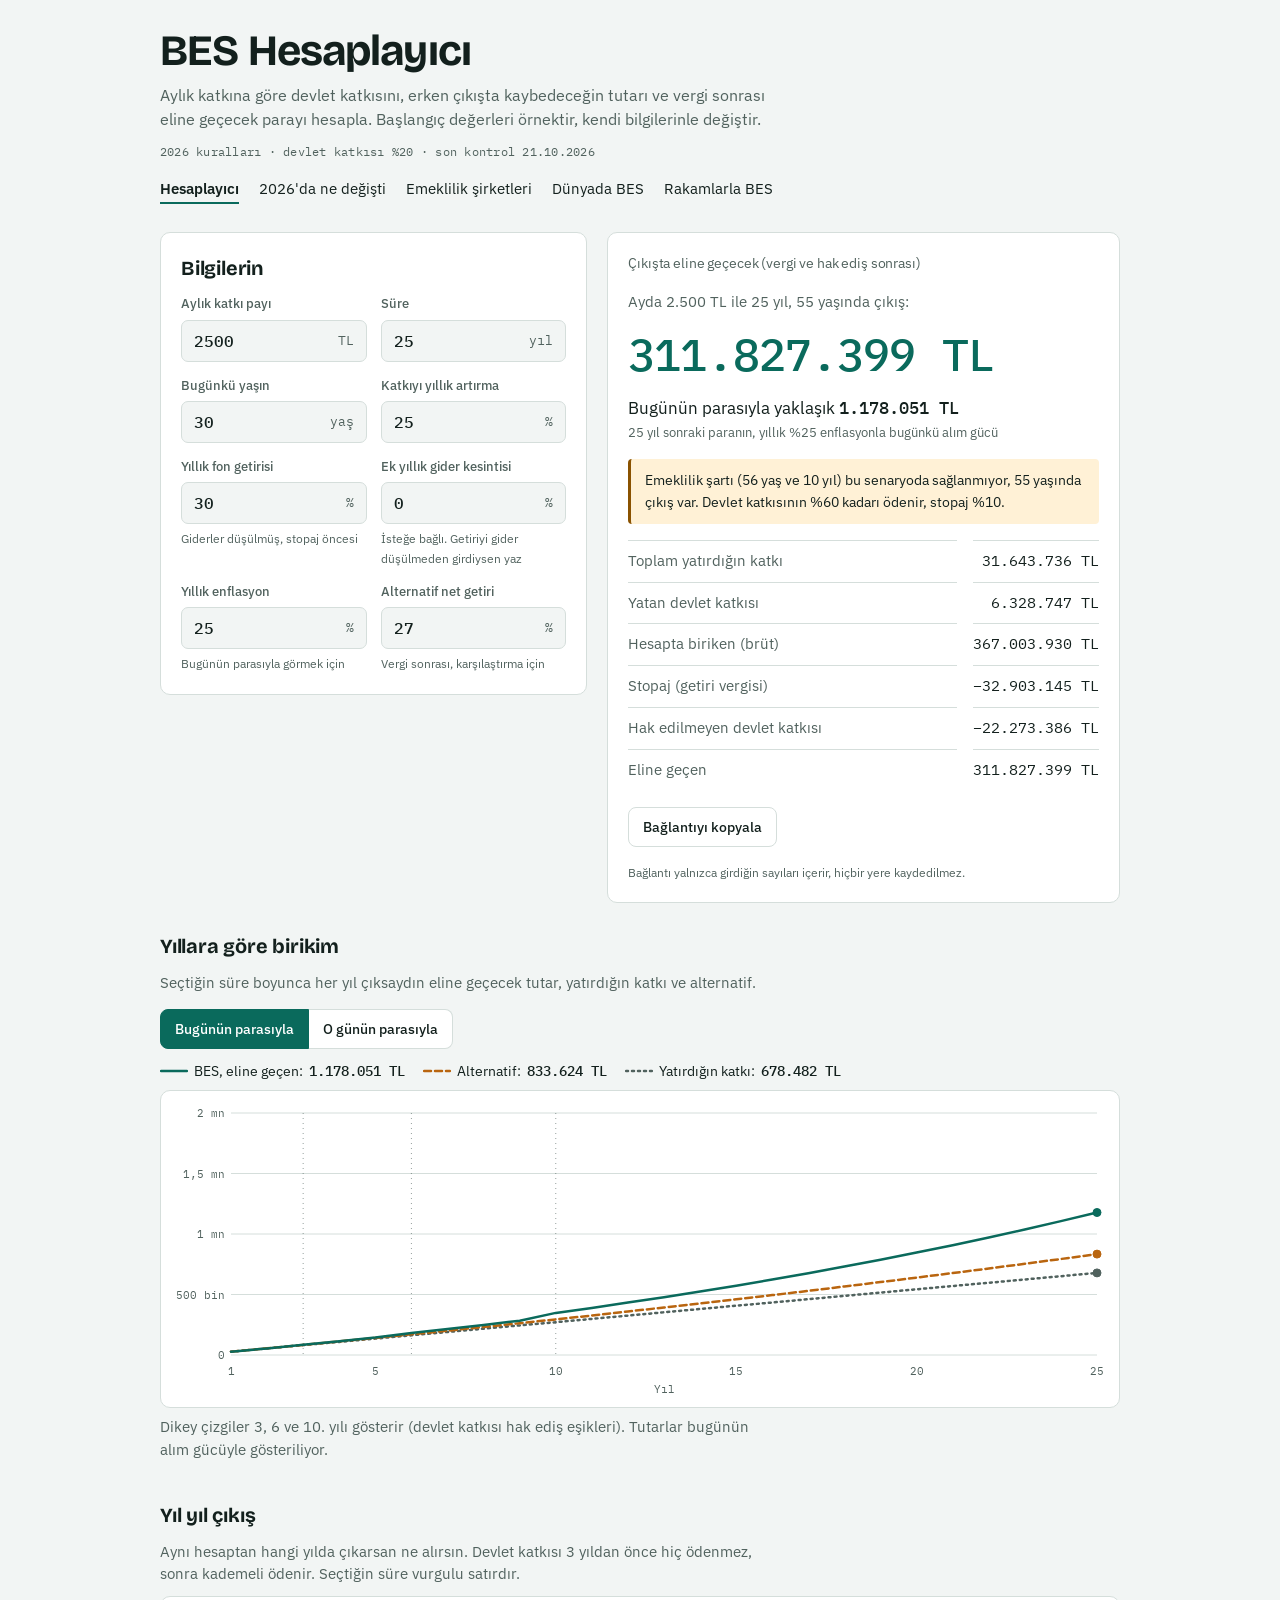
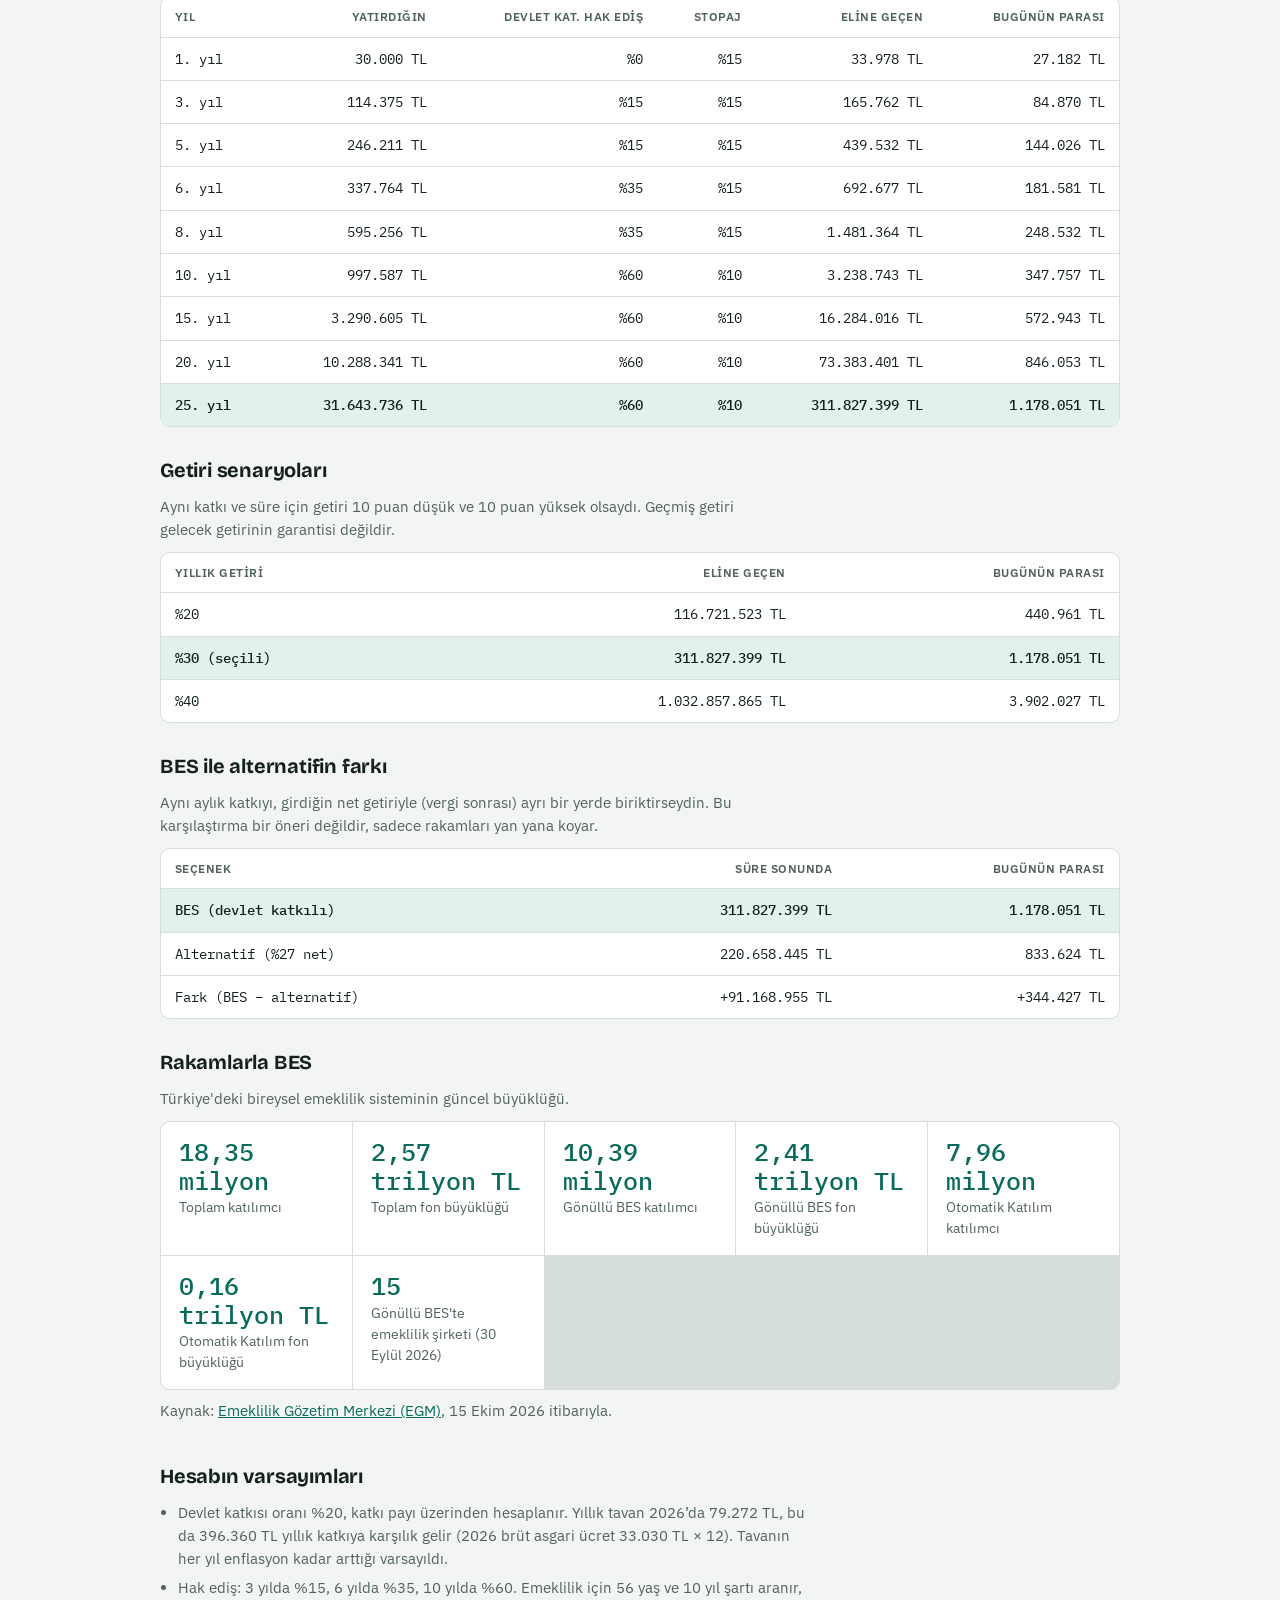
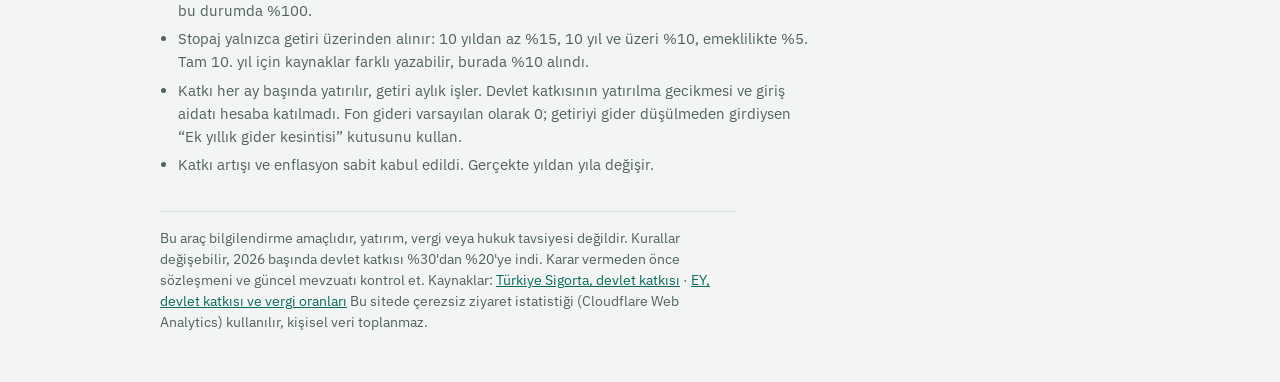
<file: index.html>
<!doctype html>
<html lang="tr">
<head>
<meta charset="utf-8">
<meta name="viewport" content="width=device-width,initial-scale=1,viewport-fit=cover">
<title>BES Hesaplayıcı 2026: Devlet Katkısı ve Çıkış Hesabı</title>
<meta name="description" content="2026 BES kurallarına göre devlet katkısını, erken çıkışta kaybını ve vergi sonrası birikimini hesapla. Devlet katkısı %20, yıllık tavan 79.272 TL.">
<meta name="theme-color" content="#0A6A5C">
<link rel="stylesheet" href="https://fonts.googleapis.com/css2?family=Bricolage+Grotesque:opsz,wght@12..96,600;12..96,700&family=IBM+Plex+Sans:wght@400;500;600&family=IBM+Plex+Mono:wght@400;500&display=swap">
<link rel="stylesheet" href="style.css">
</head>
<body>
<div class="wrap">
  <header>
    <h1>BES Hesaplayıcı</h1>
    <p class="lead">Aylık katkına göre devlet katkısını, erken çıkışta kaybedeceğin tutarı ve vergi sonrası eline geçecek parayı hesapla. Başlangıç değerleri örnektir, kendi bilgilerinle değiştir.</p>
    <p class="stamp">2026 kuralları · devlet katkısı %20 · son kontrol 21.10.2026</p>
    <nav class="nav" aria-label="Ana menü">
      <a href="./" aria-current="page">Hesaplayıcı</a>
      <a href="degisiklik-2026.html">2026'da ne değişti</a>
      <a href="emeklilik-sirketleri.html">Emeklilik şirketleri</a>
      <a href="dunyada-bes.html">Dünyada BES</a>
      <a href="#rakamlar">Rakamlarla BES</a>
    </nav>
  </header>

  <div class="layout">
    <section class="panel" aria-labelledby="h-in">
      <h2 id="h-in">Bilgilerin</h2>
      <div class="fields">
        <div class="field"><label for="monthly">Aylık katkı payı</label><div class="inp"><input id="monthly" type="number" inputmode="decimal" min="0" max="1000000" step="100" value="2500" aria-describedby="err-monthly"><span aria-hidden="true">TL</span></div><span class="err" id="err-monthly" hidden></span></div>
        <div class="field"><label for="years">Süre</label><div class="inp"><input id="years" type="number" inputmode="numeric" min="1" max="45" step="1" value="25" aria-describedby="err-years"><span aria-hidden="true">yıl</span></div><span class="err" id="err-years" hidden></span></div>
        <div class="field"><label for="age">Bugünkü yaşın</label><div class="inp"><input id="age" type="number" inputmode="numeric" min="18" max="80" step="1" value="30" aria-describedby="err-age"><span aria-hidden="true">yaş</span></div><span class="err" id="err-age" hidden></span></div>
        <div class="field"><label for="growth">Katkıyı yıllık artırma</label><div class="inp"><input id="growth" type="number" inputmode="decimal" min="0" max="100" step="1" value="25" aria-describedby="err-growth"><span aria-hidden="true">%</span></div><span class="err" id="err-growth" hidden></span></div>
        <div class="field"><label for="ret">Yıllık fon getirisi</label><div class="inp"><input id="ret" type="number" min="-50" max="100" step="1" value="30" aria-describedby="err-ret hint-ret"><span aria-hidden="true">%</span></div><span class="hint" id="hint-ret">Giderler düşülmüş, stopaj öncesi</span><span class="err" id="err-ret" hidden></span></div>
        <div class="field"><label for="fee">Ek yıllık gider kesintisi</label><div class="inp"><input id="fee" type="number" inputmode="decimal" min="0" max="10" step="0.1" value="0" aria-describedby="err-fee hint-fee"><span aria-hidden="true">%</span></div><span class="hint" id="hint-fee">İsteğe bağlı. Getiriyi gider düşülmeden girdiysen yaz</span><span class="err" id="err-fee" hidden></span></div>
        <div class="field"><label for="infl">Yıllık enflasyon</label><div class="inp"><input id="infl" type="number" inputmode="decimal" min="0" max="100" step="1" value="25" aria-describedby="err-infl hint-infl"><span aria-hidden="true">%</span></div><span class="hint" id="hint-infl">Bugünün parasıyla görmek için</span><span class="err" id="err-infl" hidden></span></div>
        <div class="field"><label for="alt">Alternatif net getiri</label><div class="inp"><input id="alt" type="number" min="-50" max="100" step="1" value="27" aria-describedby="err-alt hint-alt"><span aria-hidden="true">%</span></div><span class="hint" id="hint-alt">Vergi sonrası, karşılaştırma için</span><span class="err" id="err-alt" hidden></span></div>
      </div>
    </section>

    <div class="stickybar" id="stickybar" aria-hidden="true" hidden><span>Eline geçecek <b id="sb-net"></b></span><span>Bugünün parası <b id="sb-real"></b></span></div>
    <section class="panel result" aria-labelledby="h-out">
      <h2 id="h-out" class="big-label" style="font-family:var(--f-body);font-weight:400;font-size:.85rem;margin:0">Çıkışta eline geçecek (vergi ve hak ediş sonrası)</h2>
      <noscript><div class="note">Hesaplayıcı çalışmak için JavaScript gerektirir. Tarayıcında JavaScript'i açıp sayfayı yenile.</div></noscript>
      <div class="note" id="jsfail" role="alert" hidden>Hesaplayıcı çalışmadı. Sayfayı yenile; sorun sürerse tarayıcında JavaScript'in açık olduğundan emin ol.</div>
      <p class="sumlead" id="lead"></p>
      <div class="big" id="net">–</div>
      <p class="real" id="real"></p>
      <div class="notes" id="notes"></div>
      <dl class="rows" id="rows"></dl>
      <div class="share"><button type="button" id="copybtn">Bağlantıyı kopyala</button><button type="button" id="sharebtn" hidden>Paylaş</button><span id="sharemsg" role="status" aria-live="polite"></span></div>
      <p class="sharenote">Bağlantı yalnızca girdiğin sayıları içerir, hiçbir yere kaydedilmez.</p>
      <p class="sr-only" id="sr" role="status" aria-live="polite"></p>
    </section>
  </div>

  <section class="sec">
    <h2>Yıllara göre birikim</h2>
    <p>Seçtiğin süre boyunca her yıl çıksaydın eline geçecek tutar, yatırdığın katkı ve alternatif.</p>
    <div class="seg" role="group" aria-label="Para birimi görünümü"><button type="button" id="vReal" aria-pressed="true">Bugünün parasıyla</button><button type="button" id="vNom" aria-pressed="false">O günün parasıyla</button></div>
    <div class="legend" id="legend"></div>
    <div class="chartbox"><svg id="chart" viewBox="0 0 640 300" role="img" aria-label="Grafik yüklenemedi"></svg></div>
    <p class="chartnote" id="chartnote"></p>
  </section>

  <section class="sec">
    <h2>Yıl yıl çıkış</h2>
    <p>Aynı hesaptan hangi yılda çıkarsan ne alırsın. Devlet katkısı 3 yıldan önce hiç ödenmez, sonra kademeli ödenir. Seçtiğin süre vurgulu satırdır.</p>
    <div class="tablewrap" tabindex="0" role="region" aria-label="Çıkış yılına göre hak ediş, stopaj ve eline geçen tutar, yatay kaydırılabilir"><table id="tbl"><caption class="sr-only">Çıkış yılına göre hak ediş, stopaj ve eline geçen tutar</caption><thead><tr><th scope="col">Yıl</th><th scope="col">Yatırdığın</th><th scope="col">Devlet kat. hak ediş</th><th scope="col">Stopaj</th><th scope="col">Eline geçen</th><th scope="col">Bugünün parası</th></tr></thead><tbody></tbody></table></div>
  </section>

  <section class="sec">
    <h2>Getiri senaryoları</h2>
    <p>Aynı katkı ve süre için getiri 10 puan düşük ve 10 puan yüksek olsaydı. Geçmiş getiri gelecek getirinin garantisi değildir.</p>
    <div class="tablewrap" tabindex="0" role="region" aria-label="Üç farklı getiri senaryosunda çıkış tutarı, yatay kaydırılabilir"><table id="scn"><caption class="sr-only">Üç farklı getiri senaryosunda çıkış tutarı</caption><thead><tr><th scope="col">Yıllık getiri</th><th scope="col">Eline geçen</th><th scope="col">Bugünün parası</th></tr></thead><tbody></tbody></table></div>
  </section>

  <section class="sec">
    <h2>BES ile alternatifin farkı</h2>
    <p>Aynı aylık katkıyı, girdiğin net getiriyle (vergi sonrası) ayrı bir yerde biriktirseydin. Bu karşılaştırma bir öneri değildir, sadece rakamları yan yana koyar.</p>
    <div class="tablewrap" tabindex="0" role="region" aria-label="BES ile alternatifin karşılaştırması, yatay kaydırılabilir"><table id="cmp"><caption class="sr-only">BES ile alternatifin karşılaştırması</caption><thead><tr><th scope="col">Seçenek</th><th scope="col">Süre sonunda</th><th scope="col">Bugünün parası</th></tr></thead><tbody></tbody></table></div>
  </section>

  <section class="sec" id="rakamlar">
    <h2>Rakamlarla BES</h2>
    <p>Türkiye'deki bireysel emeklilik sisteminin güncel büyüklüğü.</p>
    <div class="stats" id="stats"><div class="stat"><b>18,35 milyon</b><span>Toplam katılımcı</span></div><div class="stat"><b>2,57 trilyon TL</b><span>Toplam fon büyüklüğü</span></div><div class="stat"><b>10,39 milyon</b><span>Gönüllü BES katılımcı</span></div><div class="stat"><b>2,41 trilyon TL</b><span>Gönüllü BES fon büyüklüğü</span></div><div class="stat"><b>7,96 milyon</b><span>Otomatik Katılım katılımcı</span></div><div class="stat"><b>0,16 trilyon TL</b><span>Otomatik Katılım fon büyüklüğü</span></div><div class="stat"><b>15</b><span>Gönüllü BES'te emeklilik şirketi (30 Eylül 2026)</span></div></div>
    <p class="src" id="statsrc">Kaynak: <a href="https://www.egm.org.tr" target="_blank" rel="noopener">Emeklilik Gözetim Merkezi (EGM)</a>, 15 Ekim 2026 itibarıyla.</p>
  </section>

  <section class="sec">
    <h2>Hesabın varsayımları</h2>
    <ul class="plain" id="assump">
      <li data-rule="state">Devlet katkısı oranı %20, katkı payı üzerinden hesaplanır. Yıllık tavan 2026’da 79.272 TL, bu da 396.360 TL yıllık katkıya karşılık gelir (2026 brüt asgari ücret 33.030 TL × 12). Tavanın her yıl enflasyon kadar arttığı varsayıldı.</li>
      <li data-rule="vest">Hak ediş: 3 yılda %15, 6 yılda %35, 10 yılda %60. Emeklilik için 56 yaş ve 10 yıl şartı aranır, bu durumda %100.</li>
      <li data-rule="stopaj">Stopaj yalnızca getiri üzerinden alınır: 10 yıldan az %15, 10 yıl ve üzeri %10, emeklilikte %5. Tam 10. yıl için kaynaklar farklı yazabilir, burada %10 alındı.</li>
      <li>Katkı her ay başında yatırılır, getiri aylık işler. Devlet katkısının yatırılma gecikmesi ve giriş aidatı hesaba katılmadı. Fon gideri varsayılan olarak 0; getiriyi gider düşülmeden girdiysen “Ek yıllık gider kesintisi” kutusunu kullan.</li>
      <li>Katkı artışı ve enflasyon sabit kabul edildi. Gerçekte yıldan yıla değişir.</li>
    </ul>
  </section>

  <p class="disc">Bu araç bilgilendirme amaçlıdır, yatırım, vergi veya hukuk tavsiyesi değildir. Kurallar değişebilir, 2026 başında devlet katkısı %30'dan %20'ye indi. Karar vermeden önce sözleşmeni ve güncel mevzuatı kontrol et. Kaynaklar: <a href="https://www.turkiyesigorta.com.tr/bireysel-emeklilik/devlet-katkisi" target="_blank" rel="noopener">Türkiye Sigorta, devlet katkısı</a> · <a href="https://www.ey.com/tr_tr/insights/tax/bes-devlet-katkisi-vergi-oranlari" target="_blank" rel="noopener">EY, devlet katkısı ve vergi oranları</a> Bu sitede çerezsiz ziyaret istatistiği (Cloudflare Web Analytics) kullanılır, kişisel veri toplanmaz.</p>
</div>

<script>window.addEventListener('load',function(){if(!window.__besReady){var e=document.getElementById('jsfail');if(e)e.hidden=false;}});</script>
<script>
/*SIM_START*/
const RULES={
  stateRate:0.20,            // devlet katkısı oranı (katkı payı üzerinden)
  capYear:79272,             // yıllık devlet katkısı tavanı (TL, 2026)
  retireAge:56, retireYears:10,
  vesting:[[3,0.15],[6,0.35],[10,0.60]],   // [tamamlanan yıl, devlet katkısı hak ediş payı], artan sırada
  stopajBase:0.15,           // getiri stopajı: varsayılan (10 yıldan az)
  stopajTiers:[[10,0.10]],   // [tamamlanan yıl, oran]: bu yıl ve üzeri
  stopajRetire:0.05,         // emeklilikte
  minWageMonth:33030,       // 2026 aylık brüt asgari ücret (tavan = yıllık brüt asgari ücretin %20'si)
  checked:'21.10.2026',      // kuralların son kontrol tarihi
  maxDisplay:1e15            // bunun üstündeki sonuç gerçekçi sayılmaz
};
function vestShare(t,eligible){ if(eligible) return 1; let v=0; for(const [y,r] of RULES.vesting) if(t>=y) v=r; return v; }
function stopajRate(t,eligible){ if(eligible) return RULES.stopajRetire; let s=RULES.stopajBase; for(const [y,r] of RULES.stopajTiers) if(t>=y) s=r; return s; }
function capContribution(){ return RULES.capYear/RULES.stateRate; }
function simulate(p){
  const N=Math.round(p.years);
  const m=Math.pow(1+p.ret-(p.fee||0),1/12)-1, ma=Math.pow(1+p.alt,1/12)-1;
  let own=0,ownC=0,ownCR=0,st=0,stC=0,alt=0;
  const rows=[];
  for(let k=1;k<=N*12;k++){
    const y=Math.floor((k-1)/12);
    const c=p.monthly*Math.pow(1+p.growth,y);
    const capM=RULES.capYear*Math.pow(1+p.infl,y)/12;
    const s=Math.min(RULES.stateRate*c,capM);
    own=(own+c)*(1+m); ownC+=c; ownCR+=c/Math.pow(1+p.infl,(k-1)/12);
    st=(st+s)*(1+m); stC+=s;
    alt=(alt+c)*(1+ma);
    if(k%12===0){
      const t=k/12;
      const elig=(p.age+t>=RULES.retireAge)&&t>=RULES.retireYears;
      const sp=stopajRate(t,elig), hv=vestShare(t,elig);
      const ownNet=own-Math.max(0,own-ownC)*sp;
      const stNetFull=st-Math.max(0,st-stC)*sp;
      const stPaid=hv*stNetFull;
      const net=ownNet+stPaid;
      const d=Math.pow(1+p.infl,t);
      rows.push({t,elig,sp,hv,own,ownC,ownCR,st,stC,ownNet,stNetFull,stPaid,net,real:net/d,altNet:alt,altReal:alt/d});
    }
  }
  return rows;
}
function fmtN(n){ return Math.round(n).toLocaleString('tr-TR',{maximumFractionDigits:0}); }
function pctS(x){ return '%'+fmtN(x*100); }
function ruleTexts(){
  const vest=RULES.vesting.map(([y,r])=>y+' yılda '+pctS(r)).join(', ');
  const [ty,tr]=RULES.stopajTiers[0];
  return {
    stamp:'2026 kuralları · devlet katkısı '+pctS(RULES.stateRate)+' · son kontrol '+RULES.checked,
    state:'Devlet katkısı oranı '+pctS(RULES.stateRate)+', katkı payı üzerinden hesaplanır. Yıllık tavan 2026’da '+fmtN(RULES.capYear)+' TL, bu da '+fmtN(capContribution())+' TL yıllık katkıya karşılık gelir (2026 brüt asgari ücret '+fmtN(RULES.minWageMonth)+' TL × 12). Tavanın her yıl enflasyon kadar arttığı varsayıldı.',
    vest:'Hak ediş: '+vest+'. Emeklilik için '+RULES.retireAge+' yaş ve '+RULES.retireYears+' yıl şartı aranır, bu durumda %100.',
    stopaj:'Stopaj yalnızca getiri üzerinden alınır: '+ty+' yıldan az '+pctS(RULES.stopajBase)+', '+ty+' yıl ve üzeri '+pctS(tr)+', emeklilikte '+pctS(RULES.stopajRetire)+'. Tam '+ty+'. yıl için kaynaklar farklı yazabilir, burada '+pctS(tr)+' alındı.'
  };
}
/*SIM_END*/

const nf=new Intl.NumberFormat('tr-TR',{maximumFractionDigits:0});
const tl=n=>!isFinite(n)?'–':(n>=RULES.maxDisplay?'1 katrilyon TL üzeri':nf.format(Math.round(n))+' TL');
const pc=n=>(n<0?'−':'')+'%'+nf.format(Math.abs(Math.round(n*100)));
const $=id=>document.getElementById(id);

// Alan tanımları: sınırlar, tür ve hata metni için tek yer
const FIELDS={
  monthly:{lo:0,hi:1000000,def:2500,int:false,name:'Aylık katkı',unit:'TL'},
  years:{lo:1,hi:45,def:25,int:true,name:'Süre',unit:'yıl'},
  age:{lo:18,hi:80,def:30,int:true,name:'Yaş',unit:'yaş'},
  growth:{lo:0,hi:100,def:25,int:false,name:'Katkı artışı',unit:'%'},
  ret:{lo:-50,hi:100,def:30,int:false,name:'Fon getirisi',unit:'%'},
  fee:{lo:0,hi:10,def:0,int:false,name:'Gider kesintisi',unit:'%'},
  infl:{lo:0,hi:100,def:25,int:false,name:'Enflasyon',unit:'%'},
  alt:{lo:-50,hi:100,def:27,int:false,name:'Alternatif getiri',unit:'%'}
};
const lastGood={}; Object.keys(FIELDS).forEach(k=>{lastGood[k]=FIELDS[k].def;});
const lim=(f,v)=>f.unit==='%'?(v<0?'−':'')+'%'+nf.format(Math.abs(v)):nf.format(v)+' '+f.unit;

function checkField(id){
  const f=FIELDS[id], el=$(id), raw=String(el.value).trim().replace(',','.');
  if(el.validity&&el.validity.badInput) return {ok:false,msg:'Geçerli bir sayı gir.'};
  if(raw==='') return {ok:false,msg:f.name+' boş bırakılamaz.'};
  const v=Number(raw);
  if(!isFinite(v)) return {ok:false,msg:'Geçerli bir sayı gir.'};
  if(f.int&&!Number.isInteger(v)) return {ok:false,msg:'Tam sayı gir.'};
  if(v<f.lo) return {ok:false,msg:'En az '+lim(f,f.lo)+' olabilir.'};
  if(v>f.hi) return {ok:false,msg:'En fazla '+lim(f,f.hi)+' olabilir.'};
  return {ok:true,v};
}
function readParams(){
  const errors=[], v={};
  for(const id of Object.keys(FIELDS)){
    const r=checkField(id), f=FIELDS[id], er=$('err-'+id), inp=$(id);
    if(r.ok){ lastGood[id]=r.v; er.hidden=true; er.textContent=''; inp.removeAttribute('aria-invalid'); inp.parentNode.classList.remove('invalid'); }
    else { errors.push({id,name:f.name,msg:r.msg}); er.hidden=false; er.textContent=r.msg; inp.setAttribute('aria-invalid','true'); inp.parentNode.classList.add('invalid'); }
    v[id]=lastGood[id];
  }
  return {p:{monthly:v.monthly,years:v.years,age:v.age,growth:v.growth/100,ret:v.ret/100,fee:v.fee/100,infl:v.infl/100,alt:v.alt/100},errors};
}
function setRows(tbody,html){tbody.innerHTML=html;}
let announceT;
function announce(msg){ clearTimeout(announceT); announceT=setTimeout(()=>{$('sr').textContent=msg;},800); }

function render(){
  const {p,errors}=readParams();
  const rows=simulate(p);
  const N=rows.length, last=rows[N-1];
  const R=Math.round;
  $('net').textContent=tl(last.net);
  lastChart=rows; if(typeof drawChart==='function') drawChart();
  const endAge=Math.round(p.age+N);
  $('lead').textContent='Ayda '+tl(p.monthly)+' ile '+N+' yıl, '+endAge+' yaşında çıkış:';
  $('real').innerHTML='Bugünün parasıyla yaklaşık <b>'+tl(last.real)+'</b><span class="why">'+N+' yıl sonraki paranın, yıllık '+pc(p.infl)+' enflasyonla bugünkü alım gücü</span>';
  $('sb-net').textContent=tl(last.net); $('sb-real').textContent=tl(last.real);

  const notes=[];
  if(errors.length) notes.push(['','Geçersiz değer var: '+errors.map(e=>e.name).join(', ')+'. Sonuç bu alanların son geçerli değerleriyle gösteriliyor.']);
  const ageEnd=Math.round(p.age+N);
  if(N<RULES.vesting[0][0]) notes.push(['','3 yıldan önce çıkarsan devlet katkısı hiç ödenmez.']);
  if(last.elig) notes.push(['ok','Emeklilik şartı sağlanıyor ('+ageEnd+' yaş, '+N+' yıl). Devlet katkısı tamamen ödenir, stopaj '+pc(RULES.stopajRetire)+'.']);
  else notes.push(['','Emeklilik şartı ('+RULES.retireAge+' yaş ve '+RULES.retireYears+' yıl) bu senaryoda sağlanmıyor, '+ageEnd+' yaşında çıkış var. Devlet katkısının '+pc(last.hv)+' kadarı ödenir, stopaj '+pc(last.sp)+'.']);
  if(ageEnd>100) notes.push(['','Çıkış yaşı '+ageEnd+' görünüyor. Yaş ve süre değerlerini kontrol et.']);
  if(p.monthly*12>capContribution()) notes.push(['','Yıllık katkın '+tl(p.monthly*12)+', devlet katkısı tavanını aşıyor. İlk yıl için tavan '+nf.format(RULES.capYear)+' TL, bu '+nf.format(capContribution())+' TL katkıya denk gelir. Fazlası ek devlet katkısı getirmez.']);
  if(last.net>=RULES.maxDisplay) notes.push(['','Bu değerlerle sonuç gerçekçi olmayan bir büyüklüğe ulaşıyor. Oranları ve süreyi kontrol et.']);
  $('notes').innerHTML=notes.map(n=>'<div class="note '+n[0]+'">'+n[1]+'</div>').join('');

  // Özet satırları: ekrandaki yuvarlanmış tutarlar birbiriyle tutarlı (brüt − kayıp = eline geçen)
  const gross=R(last.own+last.st), netR=R(last.net), lostR=gross-netR;
  const taxR=Math.min(lostR,R((last.own-last.ownNet)+(last.st-last.stNetFull))), forfR=lostR-taxR;
  $('rows').innerHTML=
    '<dt>Toplam yatırdığın katkı</dt><dd>'+tl(last.ownC)+'</dd>'+
    '<dt>Yatan devlet katkısı</dt><dd>'+tl(last.stC)+'</dd>'+
    '<dt>Hesapta biriken (brüt)</dt><dd>'+tl(gross)+'</dd>'+
    '<dt>Stopaj (getiri vergisi)</dt><dd>−'+tl(taxR)+'</dd>'+
    '<dt>Hak edilmeyen devlet katkısı</dt><dd>−'+tl(forfR)+'</dd>'+
    '<dt>Eline geçen</dt><dd>'+tl(netR)+'</dd>';

  // yıl yıl çıkış
  const marks=new Set([1,3,5,6,8,10,15,20,25,30,35,40,45,N]);
  const body=rows.filter(r=>marks.has(r.t)).map(r=>
    '<tr'+(r.t===N?' class="hit"':'')+'><td>'+r.t+'. yıl</td><td>'+tl(r.ownC)+'</td><td>'+pc(r.hv)+'</td><td>'+pc(r.sp)+'</td><td>'+tl(r.net)+'</td><td>'+tl(r.real)+'</td></tr>').join('');
  setRows($('tbl').tBodies[0],body);

  // senaryolar
  const rets=[Math.max(-0.5,p.ret-0.10),p.ret,p.ret+0.10];
  const scn=rets.map((r,i)=>{
    const l=simulate(Object.assign({},p,{ret:r}));
    const x=l[l.length-1];
    return '<tr'+(i===1?' class="hit"':'')+'><td>'+pc(r)+(i===1?' (seçili)':'')+'</td><td>'+tl(x.net)+'</td><td>'+tl(x.real)+'</td></tr>';
  }).join('');
  setRows($('scn').tBodies[0],scn);

  // alternatif
  const diff=last.net-last.altNet, diffR=last.real-last.altReal;
  const sign=v=>(v>=0?'+':'−')+tl(Math.abs(v));
  setRows($('cmp').tBodies[0],
    '<tr class="hit"><td>BES (devlet katkılı)</td><td>'+tl(last.net)+'</td><td>'+tl(last.real)+'</td></tr>'+
    '<tr><td>Alternatif ('+pc(p.alt)+' net)</td><td>'+tl(last.altNet)+'</td><td>'+tl(last.altReal)+'</td></tr>'+
    '<tr><td>Fark (BES − alternatif)</td><td>'+sign(diff)+'</td><td>'+sign(diffR)+'</td></tr>');

  announce('Çıkışta eline geçecek '+tl(last.net)+'. Bugünün parasıyla yaklaşık '+tl(last.real)+'.');
}
function safeRender(){
  try{ render(); $('jsfail').hidden=true; window.__besReady=true; }
  catch(e){ $('jsfail').hidden=false; $('net').textContent='–'; if(window.console)console.error(e); }
}
// Varsayımlar ve damga metni kural değerlerinden üretilir
(function(){
  const t=ruleTexts();
  const s=document.querySelector('.stamp'); if(s) s.textContent=t.stamp;
  for(const k of ['state','vest','stopaj']){ const li=document.querySelector('li[data-rule="'+k+'"]'); if(li) li.textContent=t[k]; }
})();
try{ if('IntersectionObserver' in window){ const sb=$('stickybar'), box=document.querySelector('.result');
  new IntersectionObserver(es=>{ sb.hidden=es[0].isIntersecting; },{threshold:0.15}).observe(box); } }catch(e){}

/* ---- Paylaşılabilir bağlantı: girdiler adres çubuğunda ---- */
const URLKEYS={monthly:'a',years:'s',age:'y',growth:'k',ret:'g',fee:'f',infl:'e',alt:'x'};
function readUrl(){
  try{
    const q=new URLSearchParams(location.search);
    for(const id in URLKEYS){ const v=q.get(URLKEYS[id]); if(v!==null&&/^-?\d{1,9}([.,]\d{1,4})?$/.test(v)) $(id).value=v.replace(',','.'); }
  }catch(e){}
}
function shareUrl(){
  const q=new URLSearchParams();
  for(const id in URLKEYS){ const v=$(id).value; if(v!=='') q.set(URLKEYS[id],v); }
  return location.origin==='null'||location.protocol==='file:' ? location.href.split('?')[0]+'?'+q : location.origin+location.pathname+'?'+q;
}
let urlTimer;
function syncUrl(){ clearTimeout(urlTimer); urlTimer=setTimeout(()=>{ try{ history.replaceState(null,'',shareUrl()); }catch(e){} },400); }
function say(t){ const m=$('sharemsg'); m.textContent=t; clearTimeout(say.t); say.t=setTimeout(()=>{m.textContent='';},3000); }
$('copybtn').addEventListener('click',async()=>{
  const u=shareUrl();
  try{ await navigator.clipboard.writeText(u); say('Bağlantı kopyalandı.'); }
  catch(e){ try{ const ta=document.createElement('textarea'); ta.value=u; ta.setAttribute('readonly',''); ta.style.position='fixed'; ta.style.opacity='0'; document.body.appendChild(ta); ta.select(); const ok=document.execCommand('copy'); ta.remove(); say(ok?'Bağlantı kopyalandı.':'Kopyalanamadı, adres çubuğundaki bağlantıyı kullan.'); }catch(e2){ say('Kopyalanamadı, adres çubuğundaki bağlantıyı kullan.'); } }
});
if(navigator.share){ $('sharebtn').hidden=false; $('sharebtn').addEventListener('click',()=>{ navigator.share({title:'BES Hesaplayıcı',text:'BES hesaplama senaryom',url:shareUrl()}).catch(()=>{}); }); }

/* ---- Grafik (SVG, bağımlılık yok) ---- */
let chartReal=true, lastChart=null;
const SVGNS='http://www.w3.org/2000/svg';
function compact(n){ const a=Math.abs(n); const f=(x)=>(Math.round(x*10)/10).toLocaleString('tr-TR',{maximumFractionDigits:1});
  return a>=1e9?f(n/1e9)+' mlr':a>=1e6?f(n/1e6)+' mn':a>=1e3?f(n/1e3)+' bin':f(n); }
function niceMax(v){ if(!(v>0)) return 1; const e=Math.pow(10,Math.floor(Math.log10(v))); const f=v/e; return (f<=1?1:f<=2?2:f<=5?5:10)*e; }
function drawChart(){
  if(!lastChart) return; const rows=lastChart;
  const svg=$('chart'), W=Math.max(280,Math.round(svg.parentNode.clientWidth-16)||640), H=W<500?250:300, L=62, R=14, T=14, B=44;
  svg.setAttribute('viewBox','0 0 '+W+' '+H);
  const S=[
    {k:'net', name:'BES, eline geçen', cls:'c1', dash:'', y:r=>chartReal?r.real:r.net},
    {k:'alt', name:'Alternatif', cls:'c2', dash:'7 4', y:r=>chartReal?r.altReal:r.altNet},
    {k:'cont', name:'Yatırdığın katkı', cls:'c3', dash:'2 4', y:r=>chartReal?r.ownCR:r.ownC}
  ];
  let mx=0; rows.forEach(r=>S.forEach(s=>{const v=s.y(r); if(isFinite(v)&&v>mx) mx=v;}));
  if(!(mx>0)||mx>=RULES.maxDisplay){ svg.innerHTML=''; svg.setAttribute('aria-label','Bu değerlerle grafik çizilemiyor.'); $('legend').innerHTML=''; $('chartnote').textContent='Bu değerlerle grafik çizilemiyor.'; return; }
  const top=niceMax(mx), N=rows.length, x=t=>L+(N===1?(W-L-R)/2:(t-1)/(N-1)*(W-L-R)), y=v=>T+(1-Math.max(0,v)/top)*(H-T-B);
  let g='';
  for(let i=0;i<=4;i++){ const v=top*i/4, yy=y(v); g+='<line class="grid" x1="'+L+'" x2="'+(W-R)+'" y1="'+yy+'" y2="'+yy+'"/><text class="ax" x="'+(L-6)+'" y="'+(yy+4)+'" text-anchor="end">'+compact(v)+'</text>'; }
  const step=N<=10?1:N<=20?2:N<=30?5:5;
  rows.forEach(r=>{ if(r.t===1||r.t%step===0||r.t===N) g+='<text class="ax" x="'+x(r.t)+'" y="'+(H-24)+'" text-anchor="middle">'+r.t+'</text>'; });
  g+='<text class="ax" x="'+(L+(W-L-R)/2)+'" y="'+(H-6)+'" text-anchor="middle">Yıl</text>';
  [3,6,10].forEach(t=>{ if(t<=N&&N>1){ g+='<line class="mark" x1="'+x(t)+'" x2="'+x(t)+'" y1="'+T+'" y2="'+(H-B)+'"/>'; } });
  S.slice().reverse().forEach(s=>{ const pts=rows.map(r=>x(r.t).toFixed(1)+','+y(s.y(r)).toFixed(1)).join(' ');
    g+=(N>1?'<polyline class="ln '+s.cls+'" stroke-dasharray="'+s.dash+'" fill="none" points="'+pts+'"/>':'')+'<circle class="dot '+s.cls+'" cx="'+x(rows[N-1].t).toFixed(1)+'" cy="'+y(s.y(rows[N-1])).toFixed(1)+'" r="4"/>'; });
  svg.innerHTML=g;
  const e=rows[N-1];
  svg.setAttribute('aria-label',N+' yıl sonunda '+(chartReal?'bugünün parasıyla ':'')+'BES '+tl(S[0].y(e))+', alternatif '+tl(S[1].y(e))+', yatırdığın katkı '+tl(S[2].y(e))+'. Ayrıntılar aşağıdaki tablolarda.');
  $('legend').innerHTML=S.map(s=>'<span class="lg"><svg width="28" height="10" aria-hidden="true"><line x1="1" x2="27" y1="5" y2="5" class="ln '+s.cls+'" stroke-dasharray="'+s.dash+'"/></svg>'+s.name+': <b>'+tl(s.y(e))+'</b></span>').join('');
  $('chartnote').textContent='Dikey çizgiler 3, 6 ve 10. yılı gösterir (devlet katkısı hak ediş eşikleri). '+(chartReal?'Tutarlar bugünün alım gücüyle gösteriliyor.':'Tutarlar o yılın nominal parasıyla gösteriliyor.');
}
function setView(r){ chartReal=r; $('vReal').setAttribute('aria-pressed',String(r)); $('vNom').setAttribute('aria-pressed',String(!r)); drawChart(); }
let rzW=0,rzT; window.addEventListener('resize',()=>{ clearTimeout(rzT); rzT=setTimeout(()=>{ const w=$('chart').parentNode.clientWidth; if(w!==rzW){rzW=w; drawChart();} },150); });
$('vReal').addEventListener('click',()=>setView(true)); $('vNom').addEventListener('click',()=>setView(false));
readUrl();
['monthly','years','age','growth','ret','fee','infl','alt'].forEach(id=>$(id).addEventListener('input',()=>{safeRender();syncUrl();}));
safeRender();

fetch('veri/egm.json').then(r=>r.ok?r.json():null).then(d=>{
  if(!d||!Array.isArray(d.ogeler))return;
  const esc=t=>String(t).replace(/[&<>"]/g,c=>({'&':'&amp;','<':'&lt;','>':'&gt;','"':'&quot;'}[c]));
  $('stats').innerHTML=d.ogeler.map(o=>'<div class="stat"><b>'+esc(o.deger)+'</b><span>'+esc(o.etiket)+'</span></div>').join('');
  if(d.tarih)$('statsrc').innerHTML='Kaynak: <a href="https://www.egm.org.tr" target="_blank" rel="noopener">Emeklilik Gözetim Merkezi (EGM)</a>, '+esc(d.tarih)+' itibarıyla.';
}).catch(()=>{});
</script>

<!-- Cloudflare Web Analytics --><script type='module' src='https://static.cloudflareinsights.com/beacon.min.js' data-cf-beacon='{"token": "cc1a9f94ccf348389df37f29ac74672d"}'></script><!-- End Cloudflare Web Analytics -->
</body>
</html>
</file>
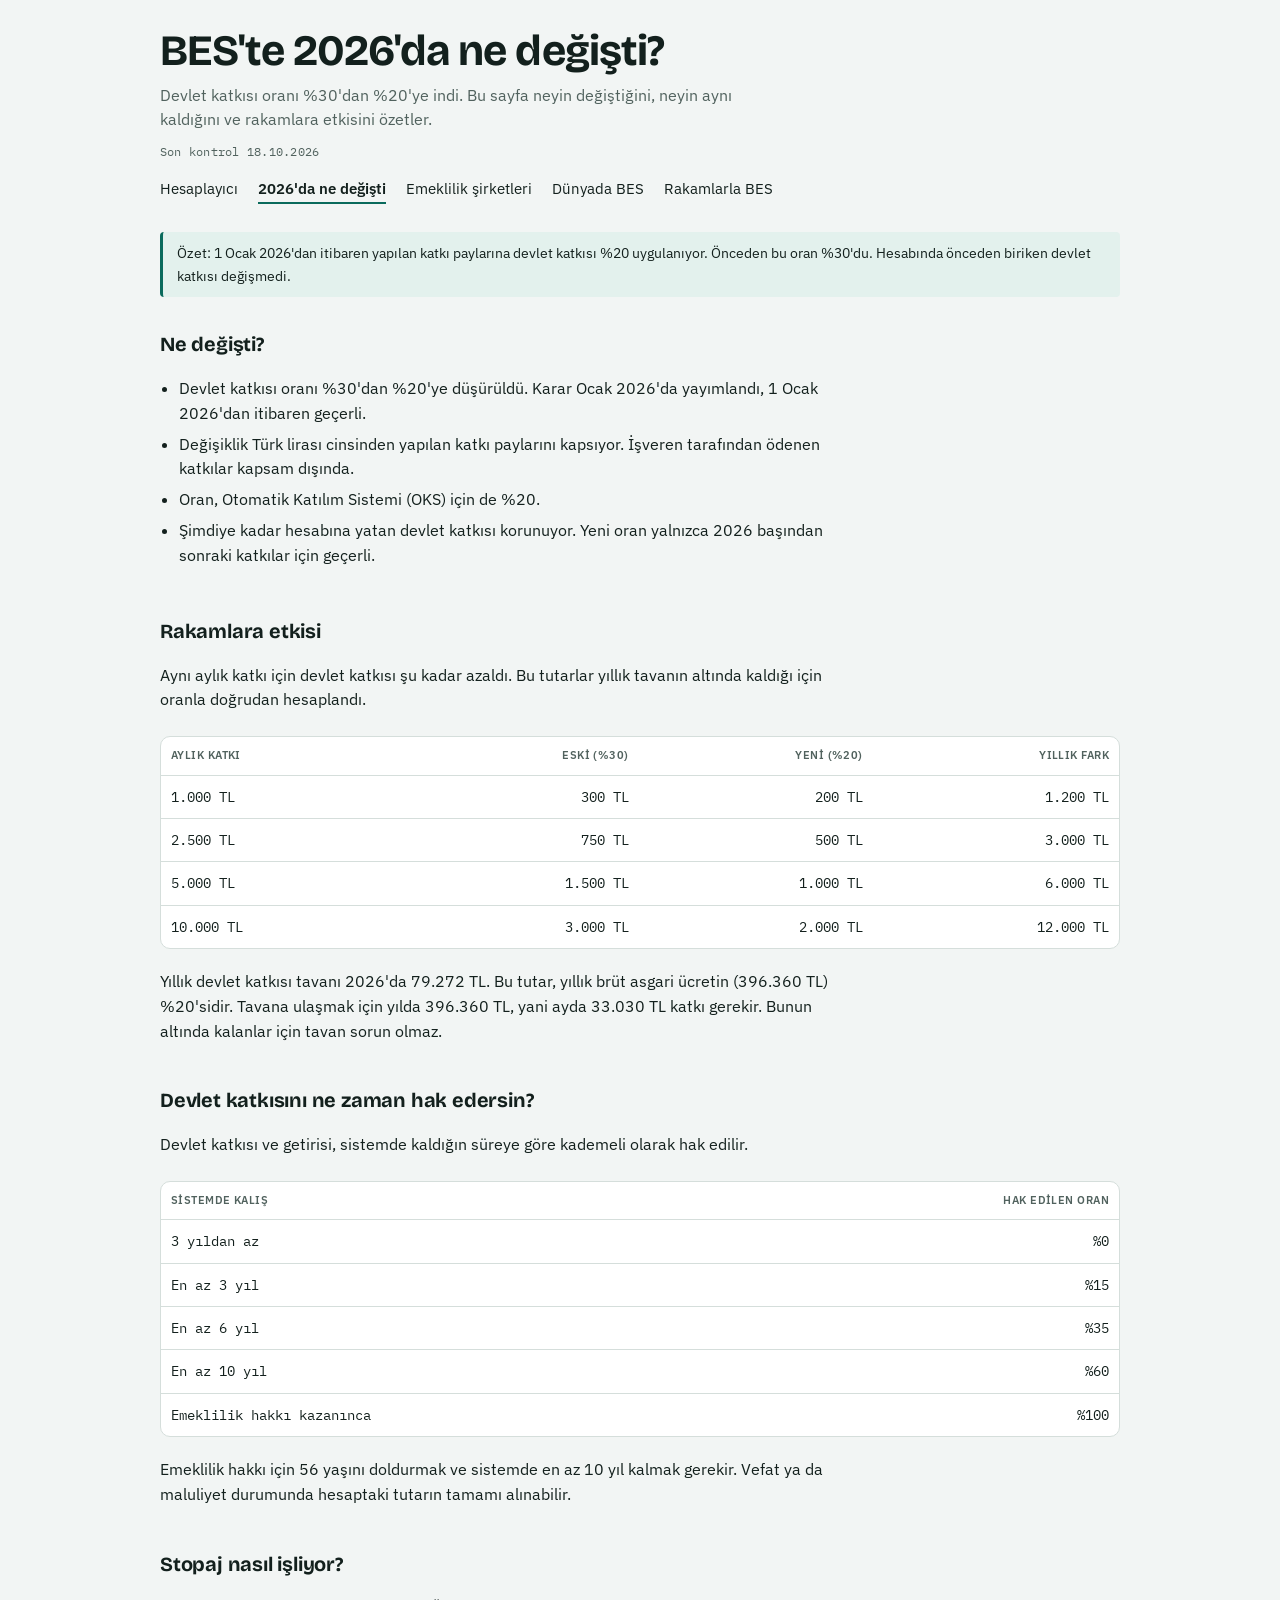
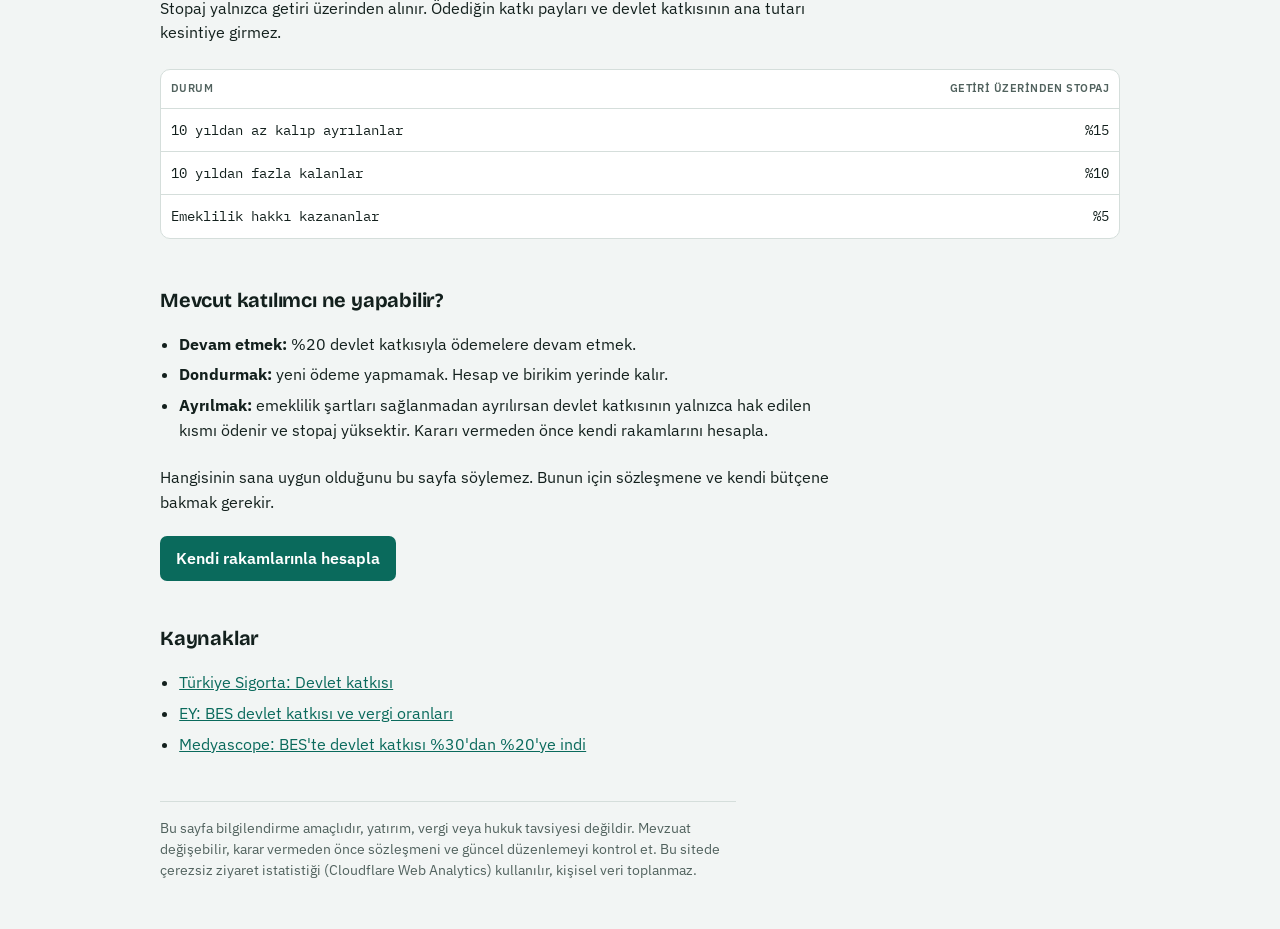
<file: degisiklik-2026.html>
<!doctype html>
<html lang="tr">
<head>
<meta charset="utf-8">
<meta name="viewport" content="width=device-width,initial-scale=1,viewport-fit=cover">
<title>BES 2026: Devlet Katkısı %20'ye Düştü, Ne Değişti?</title>
<meta name="description" content="2026'da BES devlet katkısı %30'dan %20'ye indi. Yeni oran, yıllık tavan, hak ediş kademeleri ve stopaj oranları, örnek hesaplarla.">
<meta name="theme-color" content="#0A6A5C">
<link rel="stylesheet" href="https://fonts.googleapis.com/css2?family=Bricolage+Grotesque:opsz,wght@12..96,600;12..96,700&family=IBM+Plex+Sans:wght@400;500;600&family=IBM+Plex+Mono:wght@400;500&display=swap">
<link rel="stylesheet" href="style.css">
</head>
<body>
<div class="wrap">
  <header>
    <h1>BES'te 2026'da ne değişti?</h1>
    <p class="lead">Devlet katkısı oranı %30'dan %20'ye indi. Bu sayfa neyin değiştiğini, neyin aynı kaldığını ve rakamlara etkisini özetler.</p>
    <p class="stamp">Son kontrol 18.10.2026</p>
    <nav class="nav" aria-label="Ana menü">
      <a href="./">Hesaplayıcı</a>
      <a href="degisiklik-2026.html" aria-current="page">2026'da ne değişti</a>
      <a href="emeklilik-sirketleri.html">Emeklilik şirketleri</a>
      <a href="dunyada-bes.html">Dünyada BES</a>
      <a href="./#rakamlar">Rakamlarla BES</a>
    </nav>
  </header>

  <article class="article">
    <div class="note ok">Özet: 1 Ocak 2026'dan itibaren yapılan katkı paylarına devlet katkısı %20 uygulanıyor. Önceden bu oran %30'du. Hesabında önceden biriken devlet katkısı değişmedi.</div>

    <h2>Ne değişti?</h2>
    <ul>
      <li>Devlet katkısı oranı %30'dan %20'ye düşürüldü. Karar Ocak 2026'da yayımlandı, 1 Ocak 2026'dan itibaren geçerli.</li>
      <li>Değişiklik Türk lirası cinsinden yapılan katkı paylarını kapsıyor. İşveren tarafından ödenen katkılar kapsam dışında.</li>
      <li>Oran, Otomatik Katılım Sistemi (OKS) için de %20.</li>
      <li>Şimdiye kadar hesabına yatan devlet katkısı korunuyor. Yeni oran yalnızca 2026 başından sonraki katkılar için geçerli.</li>
    </ul>

    <h2>Rakamlara etkisi</h2>
    <p>Aynı aylık katkı için devlet katkısı şu kadar azaldı. Bu tutarlar yıllık tavanın altında kaldığı için oranla doğrudan hesaplandı.</p>
    <div class="tablewrap" tabindex="0" role="region" aria-label="Rakamlara etkisi, yatay kaydırılabilir"><table><thead><tr><th>Aylık katkı</th><th>Eski (%30)</th><th>Yeni (%20)</th><th>Yıllık fark</th></tr></thead><tbody>
      <tr><td>1.000 TL</td><td>300 TL</td><td>200 TL</td><td>1.200 TL</td></tr>
      <tr><td>2.500 TL</td><td>750 TL</td><td>500 TL</td><td>3.000 TL</td></tr>
      <tr><td>5.000 TL</td><td>1.500 TL</td><td>1.000 TL</td><td>6.000 TL</td></tr>
      <tr><td>10.000 TL</td><td>3.000 TL</td><td>2.000 TL</td><td>12.000 TL</td></tr>
    </tbody></table></div>
    <p>Yıllık devlet katkısı tavanı 2026'da 79.272 TL. Bu tutar, yıllık brüt asgari ücretin (396.360 TL) %20'sidir. Tavana ulaşmak için yılda 396.360 TL, yani ayda 33.030 TL katkı gerekir. Bunun altında kalanlar için tavan sorun olmaz.</p>

    <h2>Devlet katkısını ne zaman hak edersin?</h2>
    <p>Devlet katkısı ve getirisi, sistemde kaldığın süreye göre kademeli olarak hak edilir.</p>
    <div class="tablewrap" tabindex="0" role="region" aria-label="Devlet katkısını ne zaman hak edersin?, yatay kaydırılabilir"><table><thead><tr><th>Sistemde kalış</th><th>Hak edilen oran</th></tr></thead><tbody>
      <tr><td>3 yıldan az</td><td>%0</td></tr>
      <tr><td>En az 3 yıl</td><td>%15</td></tr>
      <tr><td>En az 6 yıl</td><td>%35</td></tr>
      <tr><td>En az 10 yıl</td><td>%60</td></tr>
      <tr><td>Emeklilik hakkı kazanınca</td><td>%100</td></tr>
    </tbody></table></div>
    <p>Emeklilik hakkı için 56 yaşını doldurmak ve sistemde en az 10 yıl kalmak gerekir. Vefat ya da maluliyet durumunda hesaptaki tutarın tamamı alınabilir.</p>

    <h2>Stopaj nasıl işliyor?</h2>
    <p>Stopaj yalnızca getiri üzerinden alınır. Ödediğin katkı payları ve devlet katkısının ana tutarı kesintiye girmez.</p>
    <div class="tablewrap" tabindex="0" role="region" aria-label="Stopaj nasıl işliyor?, yatay kaydırılabilir"><table><thead><tr><th>Durum</th><th>Getiri üzerinden stopaj</th></tr></thead><tbody>
      <tr><td>10 yıldan az kalıp ayrılanlar</td><td>%15</td></tr>
      <tr><td>10 yıldan fazla kalanlar</td><td>%10</td></tr>
      <tr><td>Emeklilik hakkı kazananlar</td><td>%5</td></tr>
    </tbody></table></div>

    <h2>Mevcut katılımcı ne yapabilir?</h2>
    <ul>
      <li><b>Devam etmek:</b> %20 devlet katkısıyla ödemelere devam etmek.</li>
      <li><b>Dondurmak:</b> yeni ödeme yapmamak. Hesap ve birikim yerinde kalır.</li>
      <li><b>Ayrılmak:</b> emeklilik şartları sağlanmadan ayrılırsan devlet katkısının yalnızca hak edilen kısmı ödenir ve stopaj yüksektir. Kararı vermeden önce kendi rakamlarını hesapla.</li>
    </ul>
    <p>Hangisinin sana uygun olduğunu bu sayfa söylemez. Bunun için sözleşmene ve kendi bütçene bakmak gerekir.</p>
    <p><a class="cta" href="./">Kendi rakamlarınla hesapla</a></p>

    <h2>Kaynaklar</h2>
    <ul>
      <li><a href="https://www.turkiyesigorta.com.tr/bireysel-emeklilik/devlet-katkisi" target="_blank" rel="noopener">Türkiye Sigorta: Devlet katkısı</a></li>
      <li><a href="https://www.ey.com/tr_tr/insights/tax/bes-devlet-katkisi-vergi-oranlari" target="_blank" rel="noopener">EY: BES devlet katkısı ve vergi oranları</a></li>
      <li><a href="https://medyascope.tv/2026/01/07/beste-devlet-katkisi-yuzde-30dan-yuzde-20ye-indi/" target="_blank" rel="noopener">Medyascope: BES'te devlet katkısı %30'dan %20'ye indi</a></li>
    </ul>
  </article>

  <p class="disc">Bu sayfa bilgilendirme amaçlıdır, yatırım, vergi veya hukuk tavsiyesi değildir. Mevzuat değişebilir, karar vermeden önce sözleşmeni ve güncel düzenlemeyi kontrol et. Bu sitede çerezsiz ziyaret istatistiği (Cloudflare Web Analytics) kullanılır, kişisel veri toplanmaz.</p>
</div>
<!-- Cloudflare Web Analytics --><script type='module' src='https://static.cloudflareinsights.com/beacon.min.js' data-cf-beacon='{"token": "cc1a9f94ccf348389df37f29ac74672d"}'></script><!-- End Cloudflare Web Analytics -->
</body>
</html>
</file>
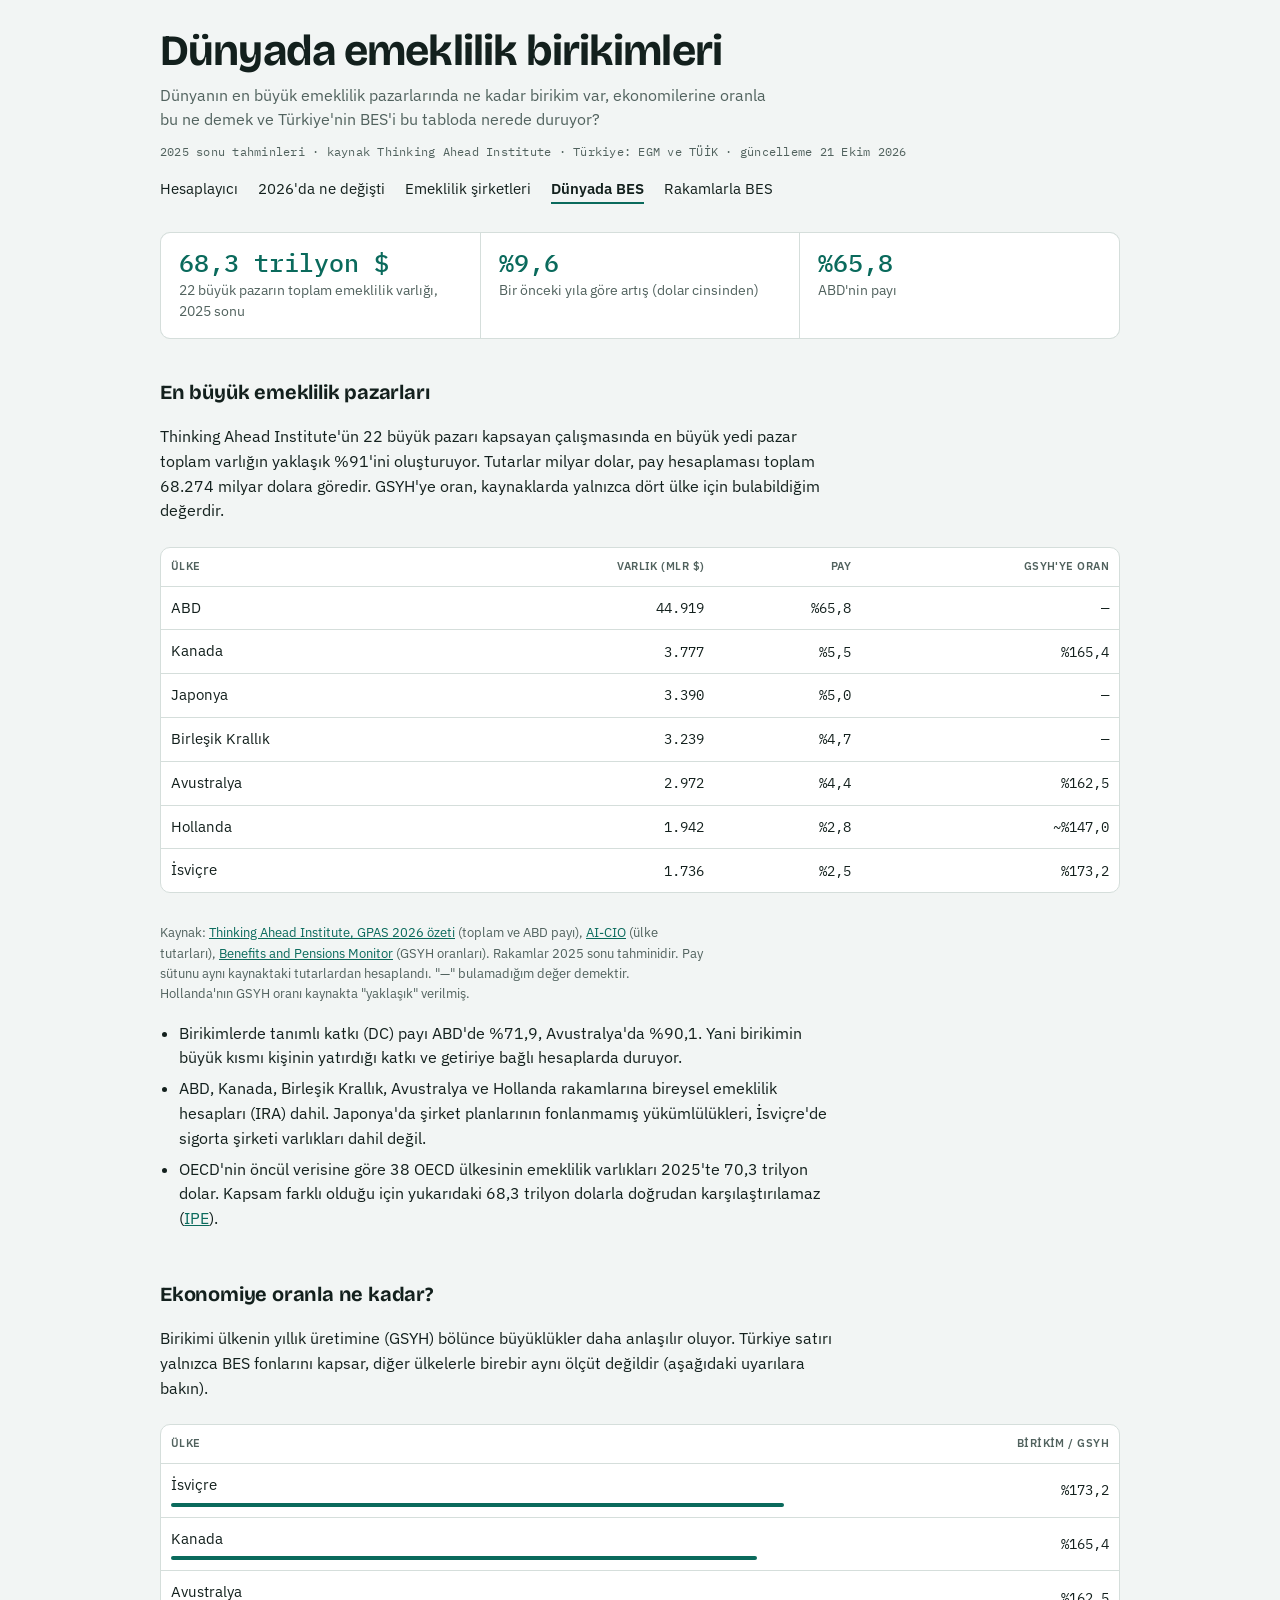
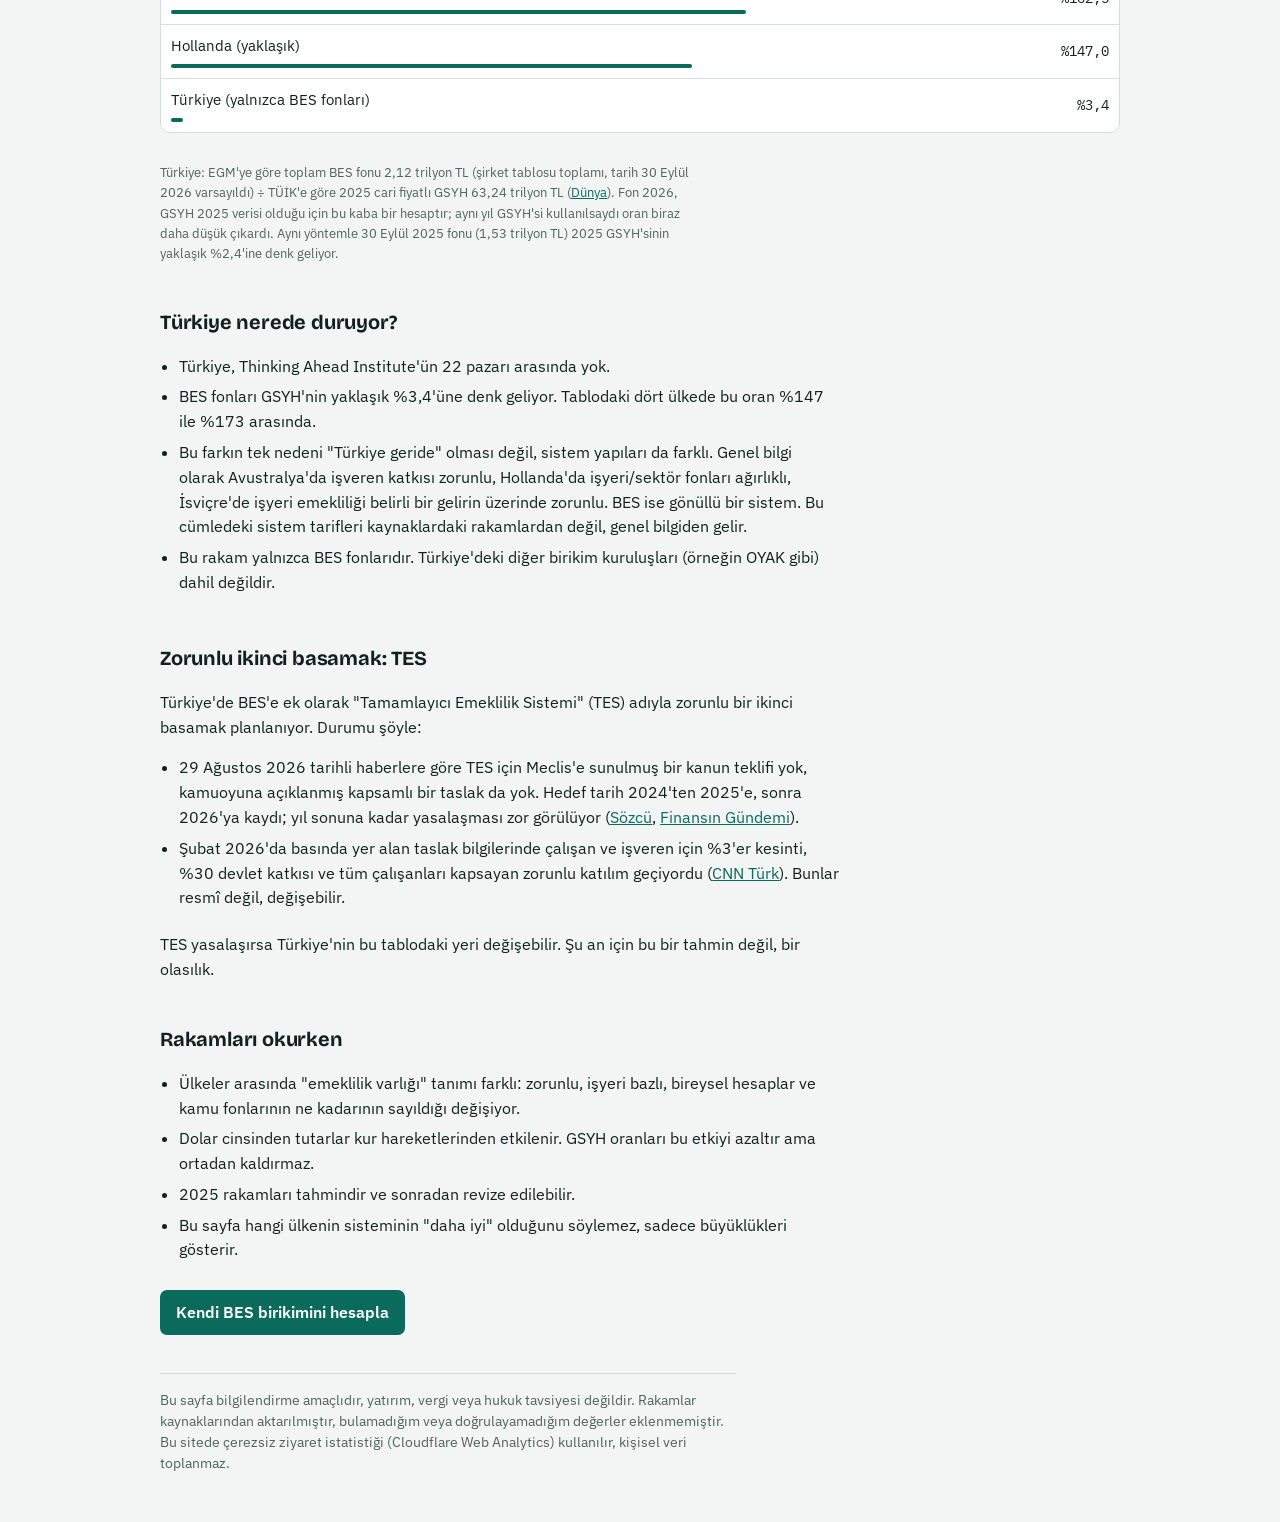
<file: dunyada-bes.html>
<!doctype html>
<html lang="tr">
<head>
<meta charset="utf-8">
<meta name="viewport" content="width=device-width,initial-scale=1,viewport-fit=cover">
<title>Dünyada Emeklilik Birikimleri: Ülkelere Göre Rakamlar</title>
<meta name="description" content="Dünyanın en büyük emeklilik pazarları ve Türkiye'nin BES'i: toplam varlıklar, GSYH'ye oranlar, kaynaklarıyla ve karşılaştırma uyarılarıyla.">
<meta name="theme-color" content="#0A6A5C">
<link rel="stylesheet" href="https://fonts.googleapis.com/css2?family=Bricolage+Grotesque:opsz,wght@12..96,600;12..96,700&family=IBM+Plex+Sans:wght@400;500;600&family=IBM+Plex+Mono:wght@400;500&display=swap">
<link rel="stylesheet" href="style.css">
</head>
<body>
<div class="wrap">
  <header>
    <h1>Dünyada emeklilik birikimleri</h1>
    <p class="lead">Dünyanın en büyük emeklilik pazarlarında ne kadar birikim var, ekonomilerine oranla bu ne demek ve Türkiye'nin BES'i bu tabloda nerede duruyor?</p>
    <p class="stamp">2025 sonu tahminleri · kaynak Thinking Ahead Institute · Türkiye: EGM ve TÜİK · güncelleme 21 Ekim 2026</p>
    <nav class="nav" aria-label="Ana menü">
      <a href="./">Hesaplayıcı</a>
      <a href="degisiklik-2026.html">2026'da ne değişti</a>
      <a href="emeklilik-sirketleri.html">Emeklilik şirketleri</a>
      <a href="dunyada-bes.html" aria-current="page">Dünyada BES</a>
      <a href="./#rakamlar">Rakamlarla BES</a>
    </nav>
  </header>

  <article class="article">
    <div class="stats" style="margin-bottom:6px">
      <div class="stat"><b>68,3 trilyon $</b><span>22 büyük pazarın toplam emeklilik varlığı, 2025 sonu</span></div>
      <div class="stat"><b>%9,6</b><span>Bir önceki yıla göre artış (dolar cinsinden)</span></div>
      <div class="stat"><b>%65,8</b><span>ABD'nin payı</span></div>
    </div>

    <h2>En büyük emeklilik pazarları</h2>
    <p>Thinking Ahead Institute'ün 22 büyük pazarı kapsayan çalışmasında en büyük yedi pazar toplam varlığın yaklaşık %91'ini oluşturuyor. Tutarlar milyar dolar, pay hesaplaması toplam 68.274 milyar dolara göredir. GSYH'ye oran, kaynaklarda yalnızca dört ülke için bulabildiğim değerdir.</p>
    <div class="tablewrap" tabindex="0" role="region" aria-label="En büyük emeklilik pazarları, yatay kaydırılabilir"><table class="co"><thead><tr><th>Ülke</th><th>Varlık (mlr $)</th><th>Pay</th><th>GSYH'ye oran</th></tr></thead><tbody><tr><td><span class="nm">ABD</span></td><td>44.919</td><td>%65,8</td><td>—</td></tr><tr><td><span class="nm">Kanada</span></td><td>3.777</td><td>%5,5</td><td>%165,4</td></tr><tr><td><span class="nm">Japonya</span></td><td>3.390</td><td>%5,0</td><td>—</td></tr><tr><td><span class="nm">Birleşik Krallık</span></td><td>3.239</td><td>%4,7</td><td>—</td></tr><tr><td><span class="nm">Avustralya</span></td><td>2.972</td><td>%4,4</td><td>%162,5</td></tr><tr><td><span class="nm">Hollanda</span></td><td>1.942</td><td>%2,8</td><td>~%147,0</td></tr><tr><td><span class="nm">İsviçre</span></td><td>1.736</td><td>%2,5</td><td>%173,2</td></tr></tbody></table></div>
    <p class="src">Kaynak: <a href="https://www.thinkingaheadinstitute.org/content/uploads/2026/02/GPAS-2026_summary.pdf" target="_blank" rel="noopener">Thinking Ahead Institute, GPAS 2026 özeti</a> (toplam ve ABD payı), <a href="https://www.ai-cio.com/news/global-pension-assets-reached-68-3t-in-2025/" target="_blank" rel="noopener">AI-CIO</a> (ülke tutarları), <a href="https://www.benefitsandpensionsmonitor.com/investments/fixed-income/canadas-pension-assets-surge-to-165-of-gdp-as-global-concentration-deepens/393089" target="_blank" rel="noopener">Benefits and Pensions Monitor</a> (GSYH oranları). Rakamlar 2025 sonu tahminidir. Pay sütunu aynı kaynaktaki tutarlardan hesaplandı. "—" bulamadığım değer demektir. Hollanda'nın GSYH oranı kaynakta "yaklaşık" verilmiş.</p>
    <ul>
      <li>Birikimlerde tanımlı katkı (DC) payı ABD'de %71,9, Avustralya'da %90,1. Yani birikimin büyük kısmı kişinin yatırdığı katkı ve getiriye bağlı hesaplarda duruyor.</li>
      <li>ABD, Kanada, Birleşik Krallık, Avustralya ve Hollanda rakamlarına bireysel emeklilik hesapları (IRA) dahil. Japonya'da şirket planlarının fonlanmamış yükümlülükleri, İsviçre'de sigorta şirketi varlıkları dahil değil.</li>
      <li>OECD'nin öncül verisine göre 38 OECD ülkesinin emeklilik varlıkları 2025'te 70,3 trilyon dolar. Kapsam farklı olduğu için yukarıdaki 68,3 trilyon dolarla doğrudan karşılaştırılamaz (<a href="https://www.ipe.com/news/diverging-2025-pension-fund-returns-expose-impact-of-asset-allocation/10137933.article" target="_blank" rel="noopener">IPE</a>).</li>
    </ul>

    <h2>Ekonomiye oranla ne kadar?</h2>
    <p>Birikimi ülkenin yıllık üretimine (GSYH) bölünce büyüklükler daha anlaşılır oluyor. Türkiye satırı yalnızca BES fonlarını kapsar, diğer ülkelerle birebir aynı ölçüt değildir (aşağıdaki uyarılara bakın).</p>
    <div class="tablewrap" tabindex="0" role="region" aria-label="Ekonomiye oranla ne kadar?, yatay kaydırılabilir"><table class="co"><thead><tr><th>Ülke</th><th>Birikim / GSYH</th></tr></thead><tbody><tr><td><span class="nm">İsviçre</span><div class="bar" style="width:100.0%"></div></td><td>%173,2</td></tr><tr><td><span class="nm">Kanada</span><div class="bar" style="width:95.5%"></div></td><td>%165,4</td></tr><tr><td><span class="nm">Avustralya</span><div class="bar" style="width:93.8%"></div></td><td>%162,5</td></tr><tr><td><span class="nm">Hollanda (yaklaşık)</span><div class="bar" style="width:84.9%"></div></td><td>%147,0</td></tr><tr><td><span class="nm">Türkiye (yalnızca BES fonları)</span><div class="bar" style="width:2.0%"></div></td><td>%3,4</td></tr></tbody></table></div>
    <p class="src">Türkiye: EGM'ye göre toplam BES fonu 2,12 trilyon TL (şirket tablosu toplamı, tarih 30 Eylül 2026 varsayıldı) ÷ TÜİK'e göre 2025 cari fiyatlı GSYH 63,24 trilyon TL (<a href="https://www.dunya.com/ekonomi/turkiye-ekonomisi-2025te-yuzde-37-buyudu-kisi-basina-gelir-18-bin-103-dolara-cikti-haberi-838181" target="_blank" rel="noopener">Dünya</a>). Fon 2026, GSYH 2025 verisi olduğu için bu kaba bir hesaptır; aynı yıl GSYH'si kullanılsaydı oran biraz daha düşük çıkardı. Aynı yöntemle 30 Eylül 2025 fonu (1,53 trilyon TL) 2025 GSYH'sinin yaklaşık %2,4'ine denk geliyor.</p>

    <h2>Türkiye nerede duruyor?</h2>
    <ul>
      <li>Türkiye, Thinking Ahead Institute'ün 22 pazarı arasında yok.</li>
      <li>BES fonları GSYH'nin yaklaşık %3,4'üne denk geliyor. Tablodaki dört ülkede bu oran %147 ile %173 arasında.</li>
      <li>Bu farkın tek nedeni "Türkiye geride" olması değil, sistem yapıları da farklı. Genel bilgi olarak Avustralya'da işveren katkısı zorunlu, Hollanda'da işyeri/sektör fonları ağırlıklı, İsviçre'de işyeri emekliliği belirli bir gelirin üzerinde zorunlu. BES ise gönüllü bir sistem. Bu cümledeki sistem tarifleri kaynaklardaki rakamlardan değil, genel bilgiden gelir.</li>
      <li>Bu rakam yalnızca BES fonlarıdır. Türkiye'deki diğer birikim kuruluşları (örneğin OYAK gibi) dahil değildir.</li>
    </ul>

    <h2>Zorunlu ikinci basamak: TES</h2>
    <p>Türkiye'de BES'e ek olarak "Tamamlayıcı Emeklilik Sistemi" (TES) adıyla zorunlu bir ikinci basamak planlanıyor. Durumu şöyle:</p>
    <ul>
      <li>29 Ağustos 2026 tarihli haberlere göre TES için Meclis'e sunulmuş bir kanun teklifi yok, kamuoyuna açıklanmış kapsamlı bir taslak da yok. Hedef tarih 2024'ten 2025'e, sonra 2026'ya kaydı; yıl sonuna kadar yasalaşması zor görülüyor (<a href="https://www.sozcu.com.tr/emeklilikte-yeni-donem-cikmaza-girdi-gozler-meclis-te-p353615" target="_blank" rel="noopener">Sözcü</a>, <a href="https://www.finansingundemi.com/haber/tamamlayici-emeklilik-beklemede/1906538" target="_blank" rel="noopener">Finansın Gündemi</a>).</li>
      <li>Şubat 2026'da basında yer alan taslak bilgilerinde çalışan ve işveren için %3'er kesinti, %30 devlet katkısı ve tüm çalışanları kapsayan zorunlu katılım geçiyordu (<a href="https://finans.cnnturk.com/video/finans-haberler/tamamlayici-emeklilik-sistemi-icin-geri-sayim-iste-2026-icin-yol-haritasi-2395787" target="_blank" rel="noopener">CNN Türk</a>). Bunlar resmî değil, değişebilir.</li>
    </ul>
    <p>TES yasalaşırsa Türkiye'nin bu tablodaki yeri değişebilir. Şu an için bu bir tahmin değil, bir olasılık.</p>

    <h2>Rakamları okurken</h2>
    <ul>
      <li>Ülkeler arasında "emeklilik varlığı" tanımı farklı: zorunlu, işyeri bazlı, bireysel hesaplar ve kamu fonlarının ne kadarının sayıldığı değişiyor.</li>
      <li>Dolar cinsinden tutarlar kur hareketlerinden etkilenir. GSYH oranları bu etkiyi azaltır ama ortadan kaldırmaz.</li>
      <li>2025 rakamları tahmindir ve sonradan revize edilebilir.</li>
      <li>Bu sayfa hangi ülkenin sisteminin "daha iyi" olduğunu söylemez, sadece büyüklükleri gösterir.</li>
    </ul>
    <p><a class="cta" href="./">Kendi BES birikimini hesapla</a></p>
  </article>

  <p class="disc">Bu sayfa bilgilendirme amaçlıdır, yatırım, vergi veya hukuk tavsiyesi değildir. Rakamlar kaynaklarından aktarılmıştır, bulamadığım veya doğrulayamadığım değerler eklenmemiştir. Bu sitede çerezsiz ziyaret istatistiği (Cloudflare Web Analytics) kullanılır, kişisel veri toplanmaz.</p>
</div>
<!-- Cloudflare Web Analytics --><script type='module' src='https://static.cloudflareinsights.com/beacon.min.js' data-cf-beacon='{"token": "cc1a9f94ccf348389df37f29ac74672d"}'></script><!-- End Cloudflare Web Analytics -->
</body>
</html>
</file>
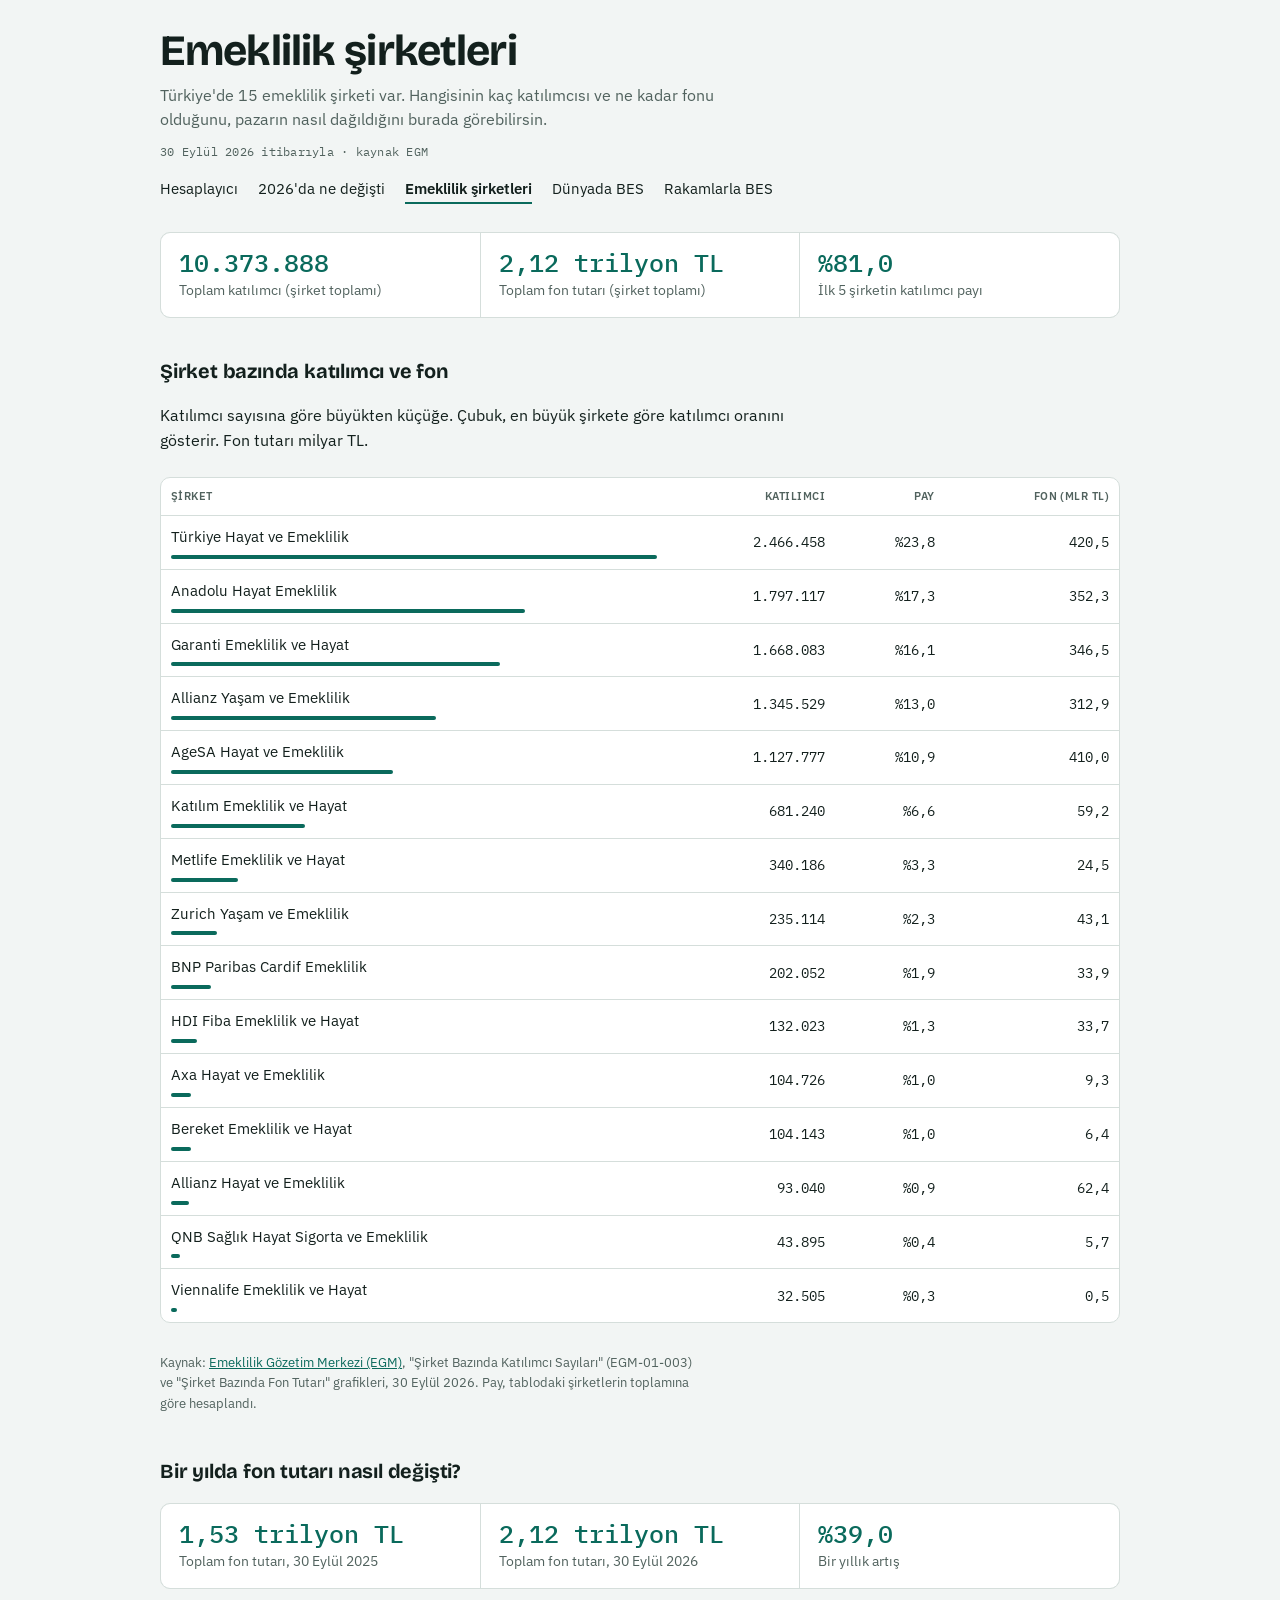
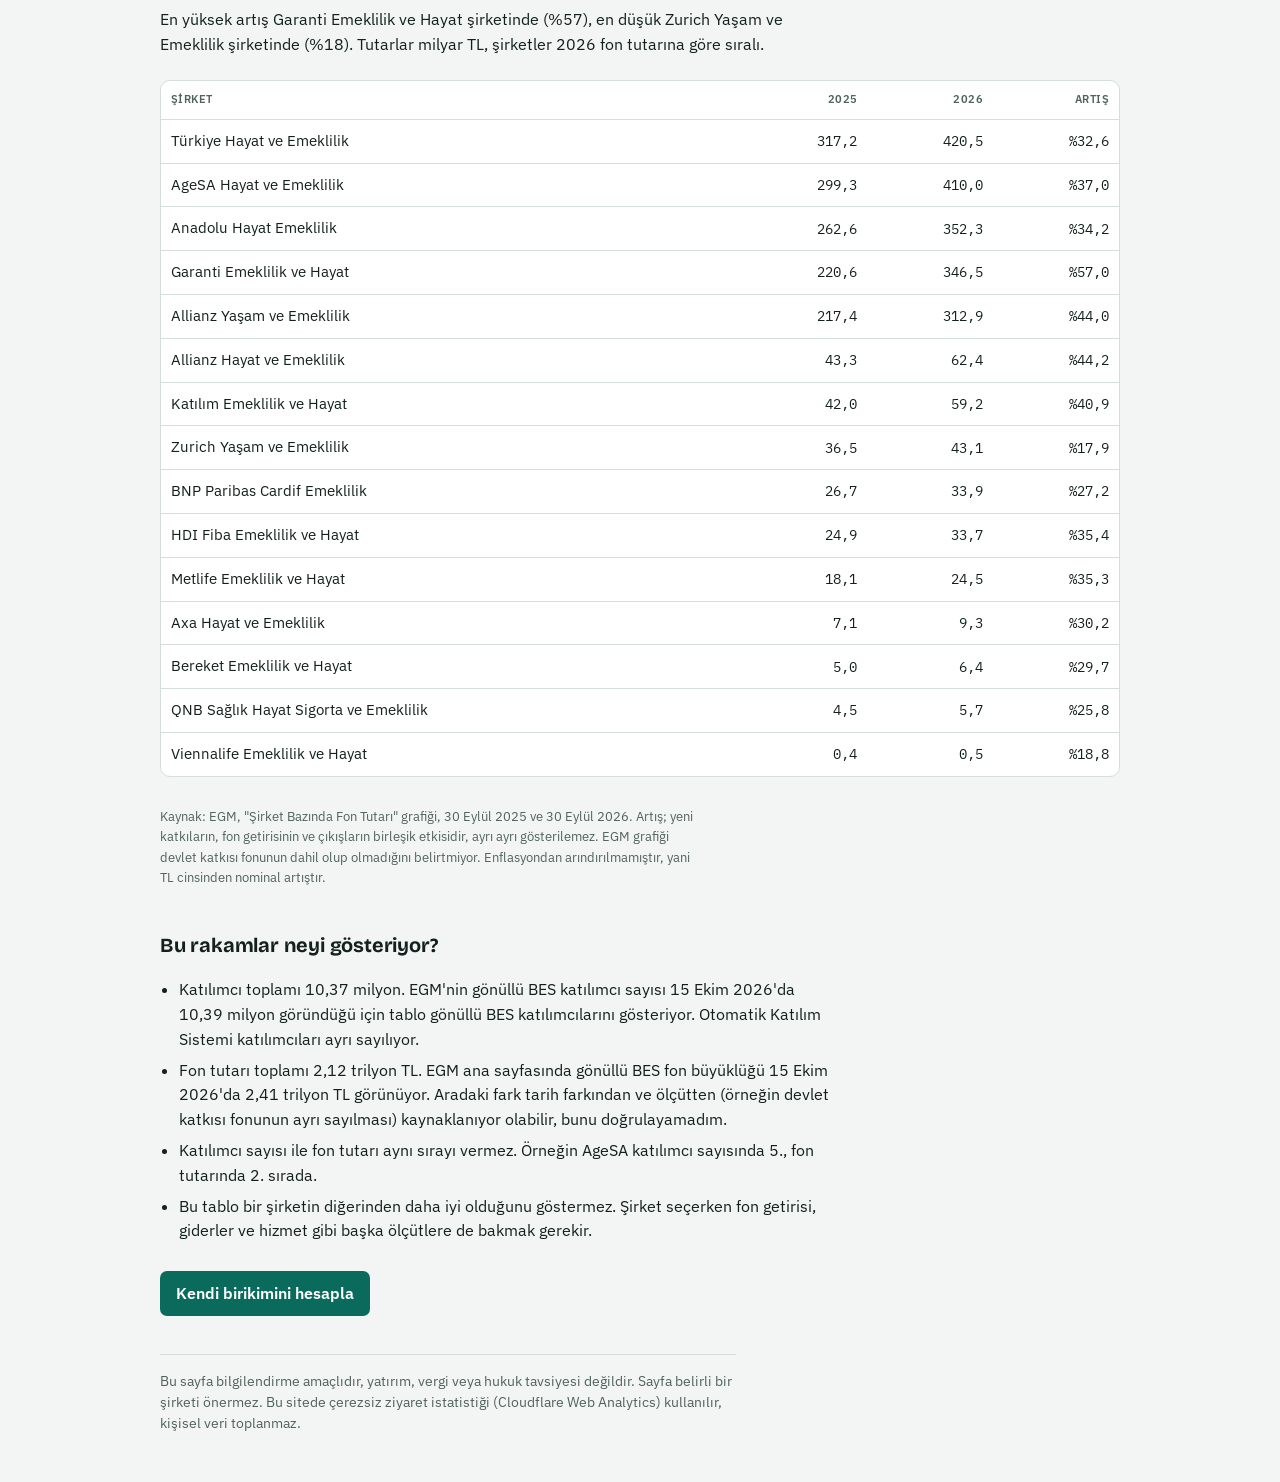
<file: emeklilik-sirketleri.html>
<!doctype html>
<html lang="tr">
<head>
<meta charset="utf-8">
<meta name="viewport" content="width=device-width,initial-scale=1,viewport-fit=cover">
<title>Emeklilik Şirketleri: Katılımcı, Fon ve Büyüme</title>
<meta name="description" content="Türkiye'de 15 emeklilik şirketinin katılımcı sayıları, fon tutarları, pazar payları ve bir yıllık fon artışı, EGM verisiyle.">
<meta name="theme-color" content="#0A6A5C">
<link rel="stylesheet" href="https://fonts.googleapis.com/css2?family=Bricolage+Grotesque:opsz,wght@12..96,600;12..96,700&family=IBM+Plex+Sans:wght@400;500;600&family=IBM+Plex+Mono:wght@400;500&display=swap">
<link rel="stylesheet" href="style.css">
</head>
<body>
<div class="wrap">
  <header>
    <h1>Emeklilik şirketleri</h1>
    <p class="lead">Türkiye'de 15 emeklilik şirketi var. Hangisinin kaç katılımcısı ve ne kadar fonu olduğunu, pazarın nasıl dağıldığını burada görebilirsin.</p>
    <p class="stamp">30 Eylül 2026 itibarıyla · kaynak EGM</p>
    <nav class="nav" aria-label="Ana menü">
      <a href="./">Hesaplayıcı</a>
      <a href="degisiklik-2026.html">2026'da ne değişti</a>
      <a href="emeklilik-sirketleri.html" aria-current="page">Emeklilik şirketleri</a>
      <a href="dunyada-bes.html">Dünyada BES</a>
      <a href="./#rakamlar">Rakamlarla BES</a>
    </nav>
  </header>

  <article class="article">
    <div class="stats" style="margin-bottom:6px">
      <div class="stat"><b>10.373.888</b><span>Toplam katılımcı (şirket toplamı)</span></div>
      <div class="stat"><b>2,12 trilyon TL</b><span>Toplam fon tutarı (şirket toplamı)</span></div>
      <div class="stat"><b>%81,0</b><span>İlk 5 şirketin katılımcı payı</span></div>
    </div>

    <h2>Şirket bazında katılımcı ve fon</h2>
    <p>Katılımcı sayısına göre büyükten küçüğe. Çubuk, en büyük şirkete göre katılımcı oranını gösterir. Fon tutarı milyar TL.</p>
    <div class="tablewrap" tabindex="0" role="region" aria-label="Şirket bazında katılımcı ve fon, yatay kaydırılabilir"><table class="co"><thead><tr><th>Şirket</th><th>Katılımcı</th><th>Pay</th><th>Fon (mlr TL)</th></tr></thead><tbody><tr><td><span class="nm">Türkiye Hayat ve Emeklilik</span><div class="bar" style="width:100.0%"></div></td><td>2.466.458</td><td>%23,8</td><td>420,5</td></tr><tr><td><span class="nm">Anadolu Hayat Emeklilik</span><div class="bar" style="width:72.9%"></div></td><td>1.797.117</td><td>%17,3</td><td>352,3</td></tr><tr><td><span class="nm">Garanti Emeklilik ve Hayat</span><div class="bar" style="width:67.6%"></div></td><td>1.668.083</td><td>%16,1</td><td>346,5</td></tr><tr><td><span class="nm">Allianz Yaşam ve Emeklilik</span><div class="bar" style="width:54.6%"></div></td><td>1.345.529</td><td>%13,0</td><td>312,9</td></tr><tr><td><span class="nm">AgeSA Hayat ve Emeklilik</span><div class="bar" style="width:45.7%"></div></td><td>1.127.777</td><td>%10,9</td><td>410,0</td></tr><tr><td><span class="nm">Katılım Emeklilik ve Hayat</span><div class="bar" style="width:27.6%"></div></td><td>681.240</td><td>%6,6</td><td>59,2</td></tr><tr><td><span class="nm">Metlife Emeklilik ve Hayat</span><div class="bar" style="width:13.8%"></div></td><td>340.186</td><td>%3,3</td><td>24,5</td></tr><tr><td><span class="nm">Zurich Yaşam ve Emeklilik</span><div class="bar" style="width:9.5%"></div></td><td>235.114</td><td>%2,3</td><td>43,1</td></tr><tr><td><span class="nm">BNP Paribas Cardif Emeklilik</span><div class="bar" style="width:8.2%"></div></td><td>202.052</td><td>%1,9</td><td>33,9</td></tr><tr><td><span class="nm">HDI Fiba Emeklilik ve Hayat</span><div class="bar" style="width:5.4%"></div></td><td>132.023</td><td>%1,3</td><td>33,7</td></tr><tr><td><span class="nm">Axa Hayat ve Emeklilik</span><div class="bar" style="width:4.2%"></div></td><td>104.726</td><td>%1,0</td><td>9,3</td></tr><tr><td><span class="nm">Bereket Emeklilik ve Hayat</span><div class="bar" style="width:4.2%"></div></td><td>104.143</td><td>%1,0</td><td>6,4</td></tr><tr><td><span class="nm">Allianz Hayat ve Emeklilik</span><div class="bar" style="width:3.8%"></div></td><td>93.040</td><td>%0,9</td><td>62,4</td></tr><tr><td><span class="nm">QNB Sağlık Hayat Sigorta ve Emeklilik</span><div class="bar" style="width:1.8%"></div></td><td>43.895</td><td>%0,4</td><td>5,7</td></tr><tr><td><span class="nm">Viennalife Emeklilik ve Hayat</span><div class="bar" style="width:1.3%"></div></td><td>32.505</td><td>%0,3</td><td>0,5</td></tr></tbody></table></div>
    <p class="src">Kaynak: <a href="https://www.egm.org.tr/bilgi-merkezi/istatistikler/" target="_blank" rel="noopener">Emeklilik Gözetim Merkezi (EGM)</a>, "Şirket Bazında Katılımcı Sayıları" (EGM-01-003) ve "Şirket Bazında Fon Tutarı" grafikleri, 30 Eylül 2026. Pay, tablodaki şirketlerin toplamına göre hesaplandı.</p>

    <h2>Bir yılda fon tutarı nasıl değişti?</h2>
    <div class="stats" style="margin-bottom:12px">
      <div class="stat"><b>1,53 trilyon TL</b><span>Toplam fon tutarı, 30 Eylül 2025</span></div>
      <div class="stat"><b>2,12 trilyon TL</b><span>Toplam fon tutarı, 30 Eylül 2026</span></div>
      <div class="stat"><b>%39,0</b><span>Bir yıllık artış</span></div>
    </div>
    <p>En yüksek artış Garanti Emeklilik ve Hayat şirketinde (%57), en düşük Zurich Yaşam ve Emeklilik şirketinde (%18). Tutarlar milyar TL, şirketler 2026 fon tutarına göre sıralı.</p>
    <div class="tablewrap" tabindex="0" role="region" aria-label="Bir yılda fon tutarı nasıl değişti?, yatay kaydırılabilir"><table class="co"><thead><tr><th>Şirket</th><th>2025</th><th>2026</th><th>Artış</th></tr></thead><tbody><tr><td><span class="nm">Türkiye Hayat ve Emeklilik</span></td><td>317,2</td><td>420,5</td><td>%32,6</td></tr><tr><td><span class="nm">AgeSA Hayat ve Emeklilik</span></td><td>299,3</td><td>410,0</td><td>%37,0</td></tr><tr><td><span class="nm">Anadolu Hayat Emeklilik</span></td><td>262,6</td><td>352,3</td><td>%34,2</td></tr><tr><td><span class="nm">Garanti Emeklilik ve Hayat</span></td><td>220,6</td><td>346,5</td><td>%57,0</td></tr><tr><td><span class="nm">Allianz Yaşam ve Emeklilik</span></td><td>217,4</td><td>312,9</td><td>%44,0</td></tr><tr><td><span class="nm">Allianz Hayat ve Emeklilik</span></td><td>43,3</td><td>62,4</td><td>%44,2</td></tr><tr><td><span class="nm">Katılım Emeklilik ve Hayat</span></td><td>42,0</td><td>59,2</td><td>%40,9</td></tr><tr><td><span class="nm">Zurich Yaşam ve Emeklilik</span></td><td>36,5</td><td>43,1</td><td>%17,9</td></tr><tr><td><span class="nm">BNP Paribas Cardif Emeklilik</span></td><td>26,7</td><td>33,9</td><td>%27,2</td></tr><tr><td><span class="nm">HDI Fiba Emeklilik ve Hayat</span></td><td>24,9</td><td>33,7</td><td>%35,4</td></tr><tr><td><span class="nm">Metlife Emeklilik ve Hayat</span></td><td>18,1</td><td>24,5</td><td>%35,3</td></tr><tr><td><span class="nm">Axa Hayat ve Emeklilik</span></td><td>7,1</td><td>9,3</td><td>%30,2</td></tr><tr><td><span class="nm">Bereket Emeklilik ve Hayat</span></td><td>5,0</td><td>6,4</td><td>%29,7</td></tr><tr><td><span class="nm">QNB Sağlık Hayat Sigorta ve Emeklilik</span></td><td>4,5</td><td>5,7</td><td>%25,8</td></tr><tr><td><span class="nm">Viennalife Emeklilik ve Hayat</span></td><td>0,4</td><td>0,5</td><td>%18,8</td></tr></tbody></table></div>
    <p class="src">Kaynak: EGM, "Şirket Bazında Fon Tutarı" grafiği, 30 Eylül 2025 ve 30 Eylül 2026. Artış; yeni katkıların, fon getirisinin ve çıkışların birleşik etkisidir, ayrı ayrı gösterilemez. EGM grafiği devlet katkısı fonunun dahil olup olmadığını belirtmiyor. Enflasyondan arındırılmamıştır, yani TL cinsinden nominal artıştır.</p>

    <h2>Bu rakamlar neyi gösteriyor?</h2>
    <ul>
      <li>Katılımcı toplamı 10,37 milyon. EGM'nin gönüllü BES katılımcı sayısı 15 Ekim 2026'da 10,39 milyon göründüğü için tablo gönüllü BES katılımcılarını gösteriyor. Otomatik Katılım Sistemi katılımcıları ayrı sayılıyor.</li>
      <li>Fon tutarı toplamı 2,12 trilyon TL. EGM ana sayfasında gönüllü BES fon büyüklüğü 15 Ekim 2026'da 2,41 trilyon TL görünüyor. Aradaki fark tarih farkından ve ölçütten (örneğin devlet katkısı fonunun ayrı sayılması) kaynaklanıyor olabilir, bunu doğrulayamadım.</li>
      <li>Katılımcı sayısı ile fon tutarı aynı sırayı vermez. Örneğin AgeSA katılımcı sayısında 5., fon tutarında 2. sırada.</li>
      <li>Bu tablo bir şirketin diğerinden daha iyi olduğunu göstermez. Şirket seçerken fon getirisi, giderler ve hizmet gibi başka ölçütlere de bakmak gerekir.</li>
    </ul>
    <p><a class="cta" href="./">Kendi birikimini hesapla</a></p>
  </article>

  <p class="disc">Bu sayfa bilgilendirme amaçlıdır, yatırım, vergi veya hukuk tavsiyesi değildir. Sayfa belirli bir şirketi önermez. Bu sitede çerezsiz ziyaret istatistiği (Cloudflare Web Analytics) kullanılır, kişisel veri toplanmaz.</p>
</div>
<!-- Cloudflare Web Analytics --><script type='module' src='https://static.cloudflareinsights.com/beacon.min.js' data-cf-beacon='{"token": "cc1a9f94ccf348389df37f29ac74672d"}'></script><!-- End Cloudflare Web Analytics -->
</body>
</html>
</file>
<file: style.css>
/* Düzen: tek sütun; üstte girdiler, altında sonuç, yıl yıl çıkış tablosu, senaryolar, varsayımlar. Geniş ekranda girdi ve sonuç yan yana. */
:root{
  --bg:#F2F5F4; --surface:#FFFFFF; --fg:#13201D; --muted:#51625E; --line:#D5DEDB;
  --accent:#0A6A5C; --accent-fg:#FFFFFF; --soft:#E3F1ED; --warn:#8A5200; --warn-bg:#FFF1D6;
  --f-display:'Bricolage Grotesque','Segoe UI',system-ui,sans-serif;
  --f-body:'IBM Plex Sans','Segoe UI',system-ui,sans-serif;
  --f-num:'IBM Plex Mono',ui-monospace,Menlo,Consolas,monospace;
}
@media (prefers-color-scheme: dark){
  :root:not([data-theme="light"]){
    --bg:#0E1614; --surface:#16211E; --fg:#E5EEEB; --muted:#9DB1AC; --line:#2B3B37;
    --accent:#4CCDB0; --accent-fg:#06211B; --soft:#173229; --warn:#F0B35A; --warn-bg:#2C2210;
    color-scheme:dark;
  }
}
:root[data-theme="dark"]{
  --bg:#0E1614; --surface:#16211E; --fg:#E5EEEB; --muted:#9DB1AC; --line:#2B3B37;
  --accent:#4CCDB0; --accent-fg:#06211B; --soft:#173229; --warn:#F0B35A; --warn-bg:#2C2210;
  color-scheme:dark;
}
*{box-sizing:border-box}
html{color-scheme:light}
body{margin:0}
body{
  background:var(--bg); color:var(--fg); font-family:var(--f-body); font-size:16px; line-height:1.55;
  padding-left:max(16px,env(safe-area-inset-left,0px)); padding-right:max(16px,env(safe-area-inset-right,0px));
  padding-block:28px 48px;
}
.wrap{max-width:960px;margin:0 auto;display:flex;flex-direction:column;gap:28px}
h1{overflow-wrap:anywhere;font-family:var(--f-display);font-size:clamp(1.9rem,6vw,2.7rem);line-height:1.08;margin:0 0 8px;letter-spacing:-.02em;text-wrap:balance}
h2{font-family:var(--f-display);font-size:1.25rem;margin:0 0 10px;letter-spacing:-.01em;text-wrap:balance}
p{margin:0}
.lead{color:var(--muted);max-width:62ch}
.stamp{font-family:var(--f-num);font-size:.78rem;color:var(--muted);letter-spacing:.02em;margin-top:10px}
.layout{display:grid;grid-template-columns:minmax(0,1fr);gap:20px}
@media (min-width:860px){.layout{grid-template-columns:minmax(0,5fr) minmax(0,6fr);align-items:start}}
.panel{background:var(--surface);border:1px solid var(--line);border-radius:10px;padding:20px}
.fields{display:grid;grid-template-columns:repeat(auto-fit,minmax(150px,1fr));gap:14px}
.field{display:flex;flex-direction:column;gap:5px;min-width:0}
.field label{font-size:.82rem;font-weight:500;color:var(--muted)}
.inp{display:flex;align-items:center;border:1px solid var(--line);border-radius:7px;background:var(--bg);min-width:0}
.inp:focus-within{outline:2px solid var(--accent);outline-offset:1px}
.inp input{flex:1;min-width:0;border:0;background:transparent;color:var(--fg);font:500 1rem var(--f-num);padding:10px 4px 10px 12px;width:100%}
.inp input:focus{outline:none}
.inp span{font-family:var(--f-num);font-size:.82rem;color:var(--muted);padding:0 12px 0 4px}
.hint{font-size:.78rem;color:var(--muted)}
.result{display:flex;flex-direction:column;gap:16px}
.big-label{font-size:.85rem;color:var(--muted)}
.big{font-family:var(--f-num);font-weight:500;font-size:clamp(1.9rem,7vw,2.8rem);line-height:1.1;letter-spacing:-.02em;color:var(--accent);overflow-wrap:anywhere}
.real{font-size:.95rem}
.real b{font-family:var(--f-num);font-weight:500}
dl.rows{margin:0;display:grid;grid-template-columns:1fr auto;gap:0 16px}
dl.rows dt,dl.rows dd{margin:0;padding:9px 0;border-top:1px solid var(--line)}
dl.rows dt{color:var(--muted);font-size:.92rem}
dl.rows dd{font-family:var(--f-num);font-size:.92rem;text-align:right}
.note{background:var(--warn-bg);color:var(--fg);border-left:3px solid var(--warn);padding:10px 14px;border-radius:4px;font-size:.9rem}
.note.ok{background:var(--soft);border-left-color:var(--accent)}
.note + .note{margin-top:8px}
.notes{display:flex;flex-direction:column;gap:8px}
.tablewrap{overflow-x:auto;border:1px solid var(--line);border-radius:10px;background:var(--surface)}
table{border-collapse:collapse;width:100%;min-width:560px;font-size:.9rem}
#scn,#cmp{min-width:340px}
th,td{padding:10px 14px;text-align:right;border-top:1px solid var(--line);white-space:nowrap}
th:first-child,td:first-child{text-align:left}
thead th{border-top:0;font-weight:600;font-size:.78rem;color:var(--muted);letter-spacing:.04em;text-transform:uppercase}
td{font-family:var(--f-num)}
tr.hit td{background:var(--soft);font-weight:500}
.sec p{color:var(--muted);font-size:.92rem;margin-bottom:10px;max-width:68ch}
ul.plain{margin:0;padding-left:1.2em;color:var(--muted);font-size:.92rem;max-width:72ch}
ul.plain li{margin-bottom:6px}
a{color:var(--accent)}
.disc{font-size:.85rem;color:var(--muted);border-top:1px solid var(--line);padding-top:16px;max-width:72ch}
@media (prefers-reduced-motion:reduce){*{transition:none!important;animation:none!important}}

/* menü */
.nav{display:flex;flex-wrap:wrap;gap:6px 20px;margin-top:16px;font-size:.92rem}
.nav a{color:var(--fg);text-decoration:none;border-bottom:2px solid transparent;padding-bottom:2px}
.nav a:hover{border-color:var(--line)}
.nav a[aria-current="page"]{border-color:var(--accent);font-weight:600}

/* sayaçlar */
.stats{display:grid;grid-template-columns:repeat(auto-fit,minmax(190px,1fr));gap:1px;background:var(--line);border:1px solid var(--line);border-radius:10px;overflow:hidden}
.stat{background:var(--surface);padding:16px 18px;display:flex;flex-direction:column;gap:2px;min-width:0}
.stat b{font:500 1.55rem/1.15 var(--f-num);color:var(--accent);overflow-wrap:anywhere}
.stat span{font-size:.85rem;color:var(--muted)}
.src{font-size:.82rem;color:var(--muted);margin-top:10px}

/* makale */
.article{display:flex;flex-direction:column;gap:6px}
.article h2{margin-top:26px}
.article p{max-width:68ch;margin-bottom:10px}
.article ul{max-width:68ch;margin:0 0 10px;padding-left:1.2em}
.article li{margin-bottom:6px}
.article .tablewrap{margin:8px 0 14px}
.article table{min-width:0}
.article th,.article td{white-space:normal;padding:10px 10px}
.article th:last-child,.article td:last-child{text-align:right}
.article th{font-size:.7rem}
.article .cta{display:inline-block;margin-top:6px;padding:10px 16px;background:var(--accent);color:var(--accent-fg);border-radius:7px;text-decoration:none;font-weight:600}
.foot{display:flex;flex-direction:column;gap:10px}


/* şirket tablosu */
.co{min-width:0}
.co td:first-child,.co th:first-child{white-space:normal}
.co .nm{display:block;overflow-wrap:anywhere;font-family:var(--f-body);font-size:.92rem}
.co .bar{height:4px;background:var(--accent);border-radius:2px;margin-top:6px;min-width:2px}

/* erişilebilirlik ve giriş denetimi */
.sr-only{position:absolute;width:1px;height:1px;padding:0;margin:-1px;overflow:hidden;clip:rect(0,0,0,0);white-space:nowrap;border:0}
.err{font-size:.78rem;font-weight:500;color:var(--warn)}
.inp.invalid{border-color:var(--warn);box-shadow:0 0 0 1px var(--warn)}
dl.rows dd{overflow-wrap:anywhere;min-width:0}
dl.rows dt{min-width:0}

.sumlead{margin:0;font-size:.95rem;color:var(--muted)}
.real{font-size:1.05rem}
.real .why{display:block;font-size:.8rem;color:var(--muted);margin-top:2px}
.stickybar{display:none}
@media (max-width:859px){
  .stickybar{position:sticky;bottom:0;z-index:5;display:flex;justify-content:space-between;gap:12px;flex-wrap:wrap;background:var(--surface);border:1px solid var(--line);border-radius:10px;padding:10px 14px;font-size:.82rem;color:var(--muted);box-shadow:0 -4px 14px rgba(0,0,0,.08)}
  .stickybar[hidden]{display:none}
  .stickybar b{display:block;font-family:var(--f-num);font-weight:500;font-size:1rem;color:var(--fg)}
}
.real b{white-space:nowrap}
.tablewrap:focus-visible{outline:2px solid var(--accent);outline-offset:2px}

.share{display:flex;gap:10px;align-items:center;flex-wrap:wrap}
.share button,.seg button{font:500 .88rem var(--f-body);color:var(--fg);background:var(--surface);border:1px solid var(--line);border-radius:8px;padding:9px 14px;min-height:40px;cursor:pointer}
.share button:hover,.seg button:hover{border-color:var(--accent)}
.share button:focus-visible,.seg button:focus-visible{outline:2px solid var(--accent);outline-offset:2px}
#sharemsg{font-size:.85rem;color:var(--muted)}
.sharenote{font-size:.78rem;color:var(--muted)}
.seg{display:inline-flex;margin:4px 0 12px}
.seg button{border-radius:0}.seg button:first-child{border-radius:8px 0 0 8px}.seg button:last-child{border-radius:0 8px 8px 0;border-left:0}
.seg button[aria-pressed="true"]{background:var(--accent);color:var(--accent-fg);border-color:var(--accent)}
.legend{display:flex;flex-wrap:wrap;gap:6px 18px;font-size:.85rem;margin-bottom:8px}
.legend b{font-family:var(--f-num);font-weight:500;white-space:nowrap}
.lg{display:inline-flex;align-items:center;gap:6px;flex-wrap:wrap}
.chartbox{background:var(--surface);border:1px solid var(--line);border-radius:10px;padding:8px}
#chart{width:100%;height:auto;display:block}
#chart .grid{stroke:var(--line);stroke-width:1}
#chart .mark{stroke:var(--muted);stroke-width:1;stroke-dasharray:1 4;opacity:.6}
#chart .ax{fill:var(--muted);font:11px var(--f-num)}
.ln{stroke-width:2.5;stroke-linejoin:round;stroke-linecap:round}
.c1{stroke:var(--accent);fill:var(--accent)}.c2{stroke:#B9650F;fill:#B9650F}.c3{stroke:var(--muted);fill:var(--muted)}
polyline.ln,.legend .ln{fill:none}
.chartnote{font-size:.8rem;color:var(--muted);margin-top:8px}
@media (prefers-color-scheme:dark){:root:not([data-theme="light"]) .c2{stroke:#E8A24E;fill:#E8A24E}}
:root[data-theme="dark"] .c2{stroke:#E8A24E;fill:#E8A24E}
</file>
